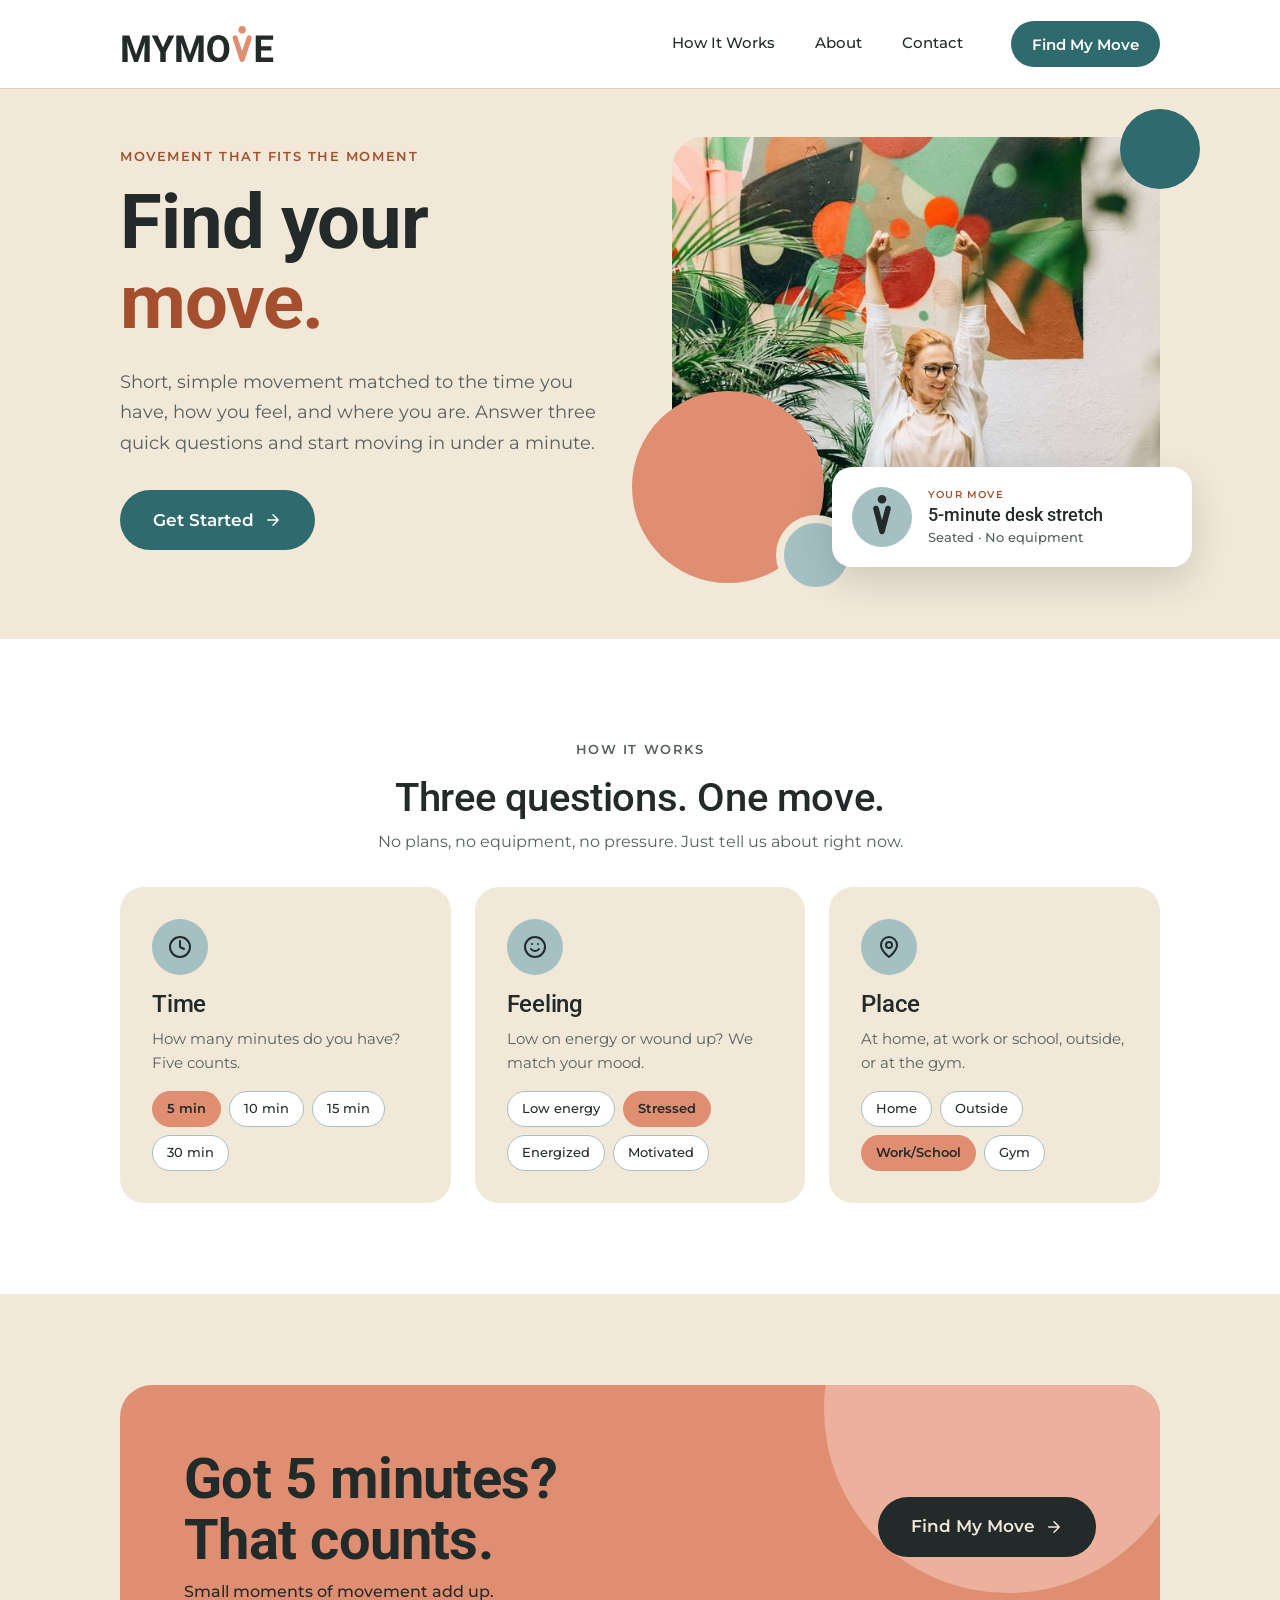
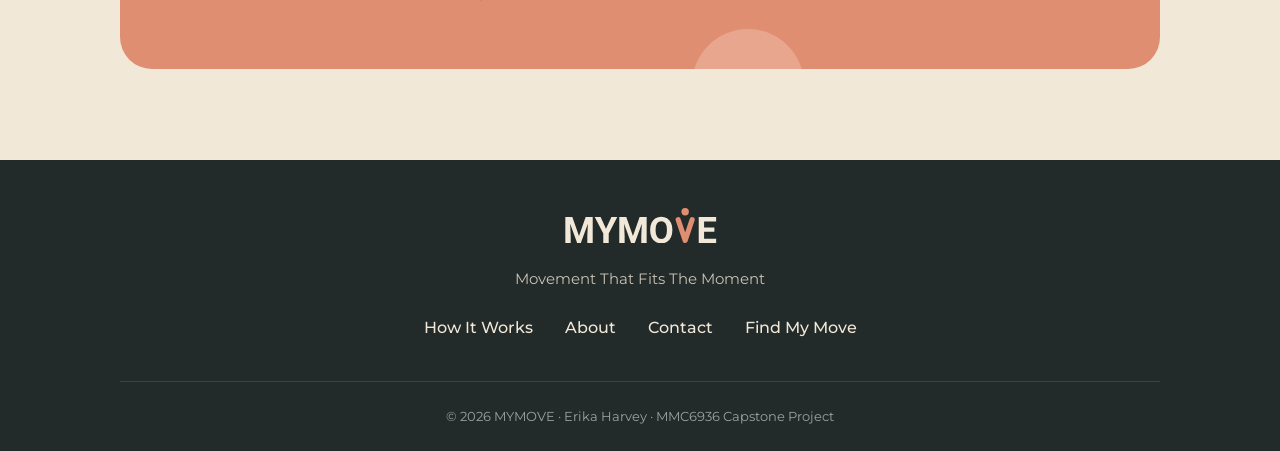
<file: index.html>
<!DOCTYPE html>
<html lang="en">
<head>
  <meta charset="UTF-8">
  <meta name="viewport" content="width=device-width, initial-scale=1.0">
  <title>MYMOVE | Movement For The Moment</title>
  <meta name="description" content="MYMOVE suggests quick, simple movement that fits your time, your mood, and where you are.">
  <link rel="icon" href="assets/favicon.svg" type="image/svg+xml">
  <link rel="preconnect" href="https://fonts.googleapis.com">
  <link rel="preconnect" href="https://fonts.gstatic.com" crossorigin>
  <!-- Fonts load without blocking the page; text shows in a fallback font for a moment, then swaps -->
  <link rel="preload" href="https://fonts.googleapis.com/css2?family=Montserrat:wght@400;500;600&family=Roboto:wght@500;700&display=swap" as="style" onload="this.onload=null;this.rel='stylesheet'">
  <noscript><link rel="stylesheet" href="https://fonts.googleapis.com/css2?family=Montserrat:wght@400;500;600&family=Roboto:wght@500;700&display=swap"></noscript>
  <link rel="stylesheet" href="css/styles.css">
</head>
<body data-page="home">
  <a class="visually-hidden" href="#main">Skip to content</a>
  <header class="site-header">
    <div class="container site-header__inner">
      <a class="site-header__logo" href="index.html"><img src="assets/logo.svg" alt="MYMOVE home" width="154" height="35"></a>
      <nav class="site-nav" aria-label="Main">
        <ul class="site-nav__list" id="site-menu">
          <li><a class="site-nav__link" href="how-it-works.html">How It Works</a></li>
          <li><a class="site-nav__link" href="about.html">About</a></li>
          <li><a class="site-nav__link" href="contact.html">Contact</a></li>
          <li class="site-nav__cta"><a class="button button--primary button--small button--block" href="preferences.html">Find My Move</a></li>
        </ul>
      </nav>
      <a class="button button--primary button--small site-header__cta" href="preferences.html">Find My Move</a>
      <button class="site-header__toggle" type="button" aria-expanded="false" aria-controls="site-menu">
        <svg class="icon" aria-hidden="true"><use href="assets/icons.svg#menu"></use></svg><span class="visually-hidden">Menu</span>
      </button>
    </div>
  </header>
  <main id="main">
    <section class="hero">
      <div class="container split">
        <div>
          <p class="eyebrow">Movement that fits the moment</p>
          <h1 class="hero__title">Find your<br> <span class="text-accent">move.</span></h1>
          <p class="lead">Short, simple movement matched to the time you have, how you feel, and where you are. Answer three quick questions and start moving in under a minute.</p>
          <div class="hero__actions">
            <a class="button button--primary button--large" href="preferences.html">Get Started <svg class="icon" aria-hidden="true"><use href="assets/icons.svg#arrow"></use></svg></a>
          </div>
        </div>
        <div class="media hero__media">
          <div class="media__frame"><img src="assets/images/desk-stretch.jpg" srcset="assets/images/desk-stretch-600.jpg 600w, assets/images/desk-stretch.jpg 900w" sizes="(min-width: 1100px) 540px, (min-width: 700px) 45vw, 92vw" alt="A smiling woman stretches both arms overhead at her desk" width="900" height="1350" fetchpriority="high" decoding="async" style="object-position: 50% 48%"></div>
          <span class="media__circle media__circle--teal" aria-hidden="true"></span><span class="media__circle media__circle--terracotta" aria-hidden="true"></span><span class="media__circle media__circle--blue" aria-hidden="true"></span>
          <div class="move-card">
            <img class="move-card__mark" src="assets/submark.svg" alt="" width="60" height="60">
            <div>
              <p class="move-card__eyebrow">Your move</p>
              <p class="move-card__title">5-minute desk stretch</p>
              <p class="move-card__meta">Seated · No equipment</p>
            </div>
          </div>
        </div>
      </div>
    </section>

    <section class="section section--white">
      <div class="container">
        <header class="section__header section__header--center home-how__header">
          <p class="eyebrow">How it works</p>
          <h2>Three questions.<br class="u-mobile-only"> One move.</h2>
          <p class="u-desktop-only">No plans, no equipment, no pressure. Just tell us about right now.</p>
        </header>
        <div class="grid grid--3">
          <article class="card card--cream input-card input-card--row">
            <span class="icon-badge input-card__icon"><svg class="icon" aria-hidden="true"><use href="assets/icons.svg#clock"></use></svg></span>
            <h3 class="card__title input-card__title">Time</h3>
            <p class="card__text input-card__text">How many minutes do you have? Five counts.</p>
            <ul class="chip-list input-card__chips" aria-label="Time options"><li class="chip chip--selected">5 min</li><li class="chip">10 min</li><li class="chip">15 min</li><li class="chip">30 min</li></ul>
          </article>
          <article class="card card--cream input-card input-card--row">
            <span class="icon-badge input-card__icon"><svg class="icon" aria-hidden="true"><use href="assets/icons.svg#smile"></use></svg></span>
            <h3 class="card__title input-card__title">Feeling</h3>
            <p class="card__text input-card__text">Low on energy or wound up? We match your mood.</p>
            <ul class="chip-list input-card__chips" aria-label="Feeling options"><li class="chip">Low energy</li><li class="chip chip--selected">Stressed</li><li class="chip">Energized</li><li class="chip">Motivated</li></ul>
          </article>
          <article class="card card--cream input-card input-card--row">
            <span class="icon-badge input-card__icon"><svg class="icon" aria-hidden="true"><use href="assets/icons.svg#pin"></use></svg></span>
            <h3 class="card__title input-card__title">Place</h3>
            <p class="card__text input-card__text">At home, at work or school, outside, or at the gym.</p>
            <ul class="chip-list input-card__chips" aria-label="Place options"><li class="chip">Home</li><li class="chip">Outside</li><li class="chip chip--selected">Work/School</li><li class="chip">Gym</li></ul>
          </article>
        </div>
      </div>
    </section>

    <section class="section">
      <div class="container">
        <div class="cta-band">
          <div>
            <h2 class="cta-band__title">Got 5 minutes?<br>That counts.</h2>
            <p class="cta-band__text">Small moments of movement add up.</p>
          </div>
          <a class="button button--dark button--large" href="preferences.html">Find My Move <svg class="icon" aria-hidden="true"><use href="assets/icons.svg#arrow"></use></svg></a>
        </div>
      </div>
    </section>
  </main>
  <footer class="site-footer">
    <div class="container">
      <img class="site-footer__logo" src="assets/logo-reversed.svg" alt="MYMOVE" width="154" height="35">
      <p class="site-footer__tagline">Movement That Fits The Moment</p>
      <ul class="site-footer__links">
        <li><a href="how-it-works.html">How It Works</a></li>
        <li><a href="about.html">About</a></li>
        <li><a href="contact.html">Contact</a></li>
        <li><a href="preferences.html">Find My Move</a></li>
      </ul>
      <p class="site-footer__legal">© 2026 MYMOVE · Erika Harvey · MMC6936 Capstone Project</p>
    </div>
  </footer>
  <script src="js/main.js" defer></script>
</body>
</html>
</file>
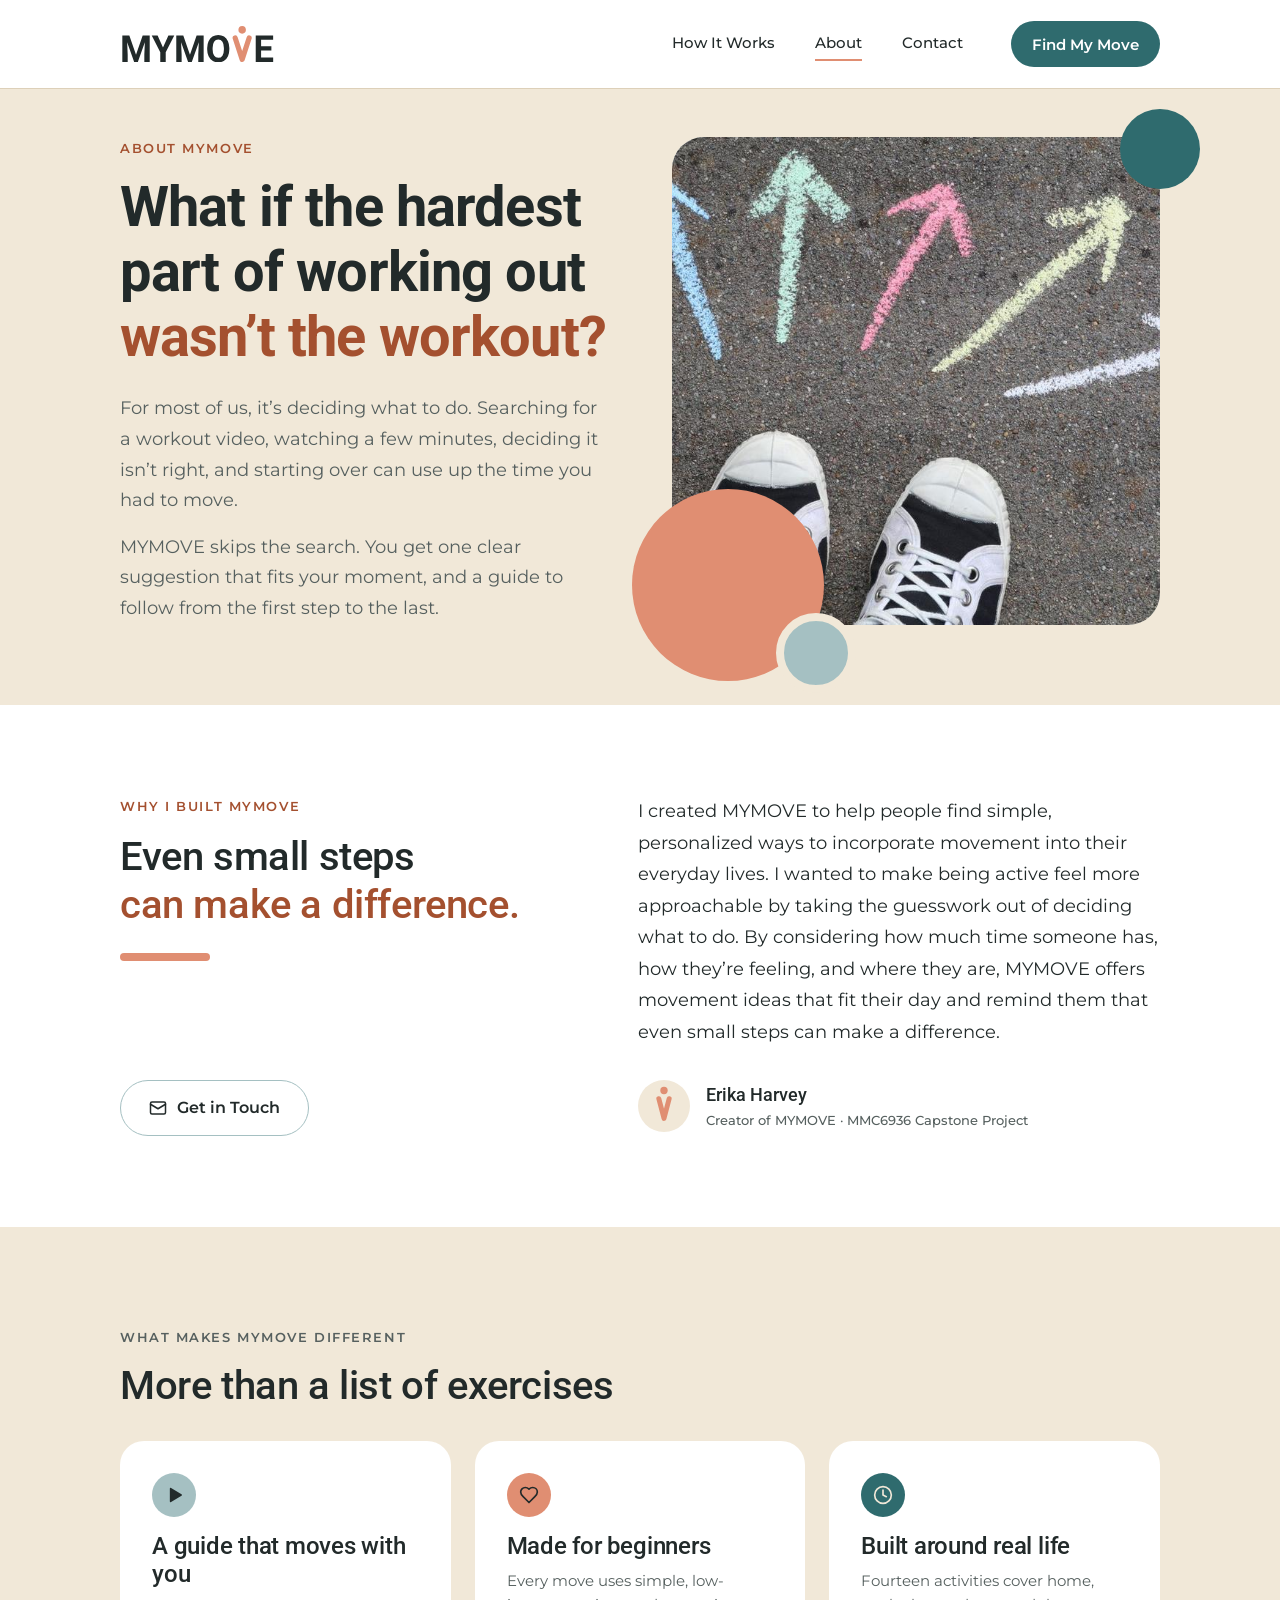
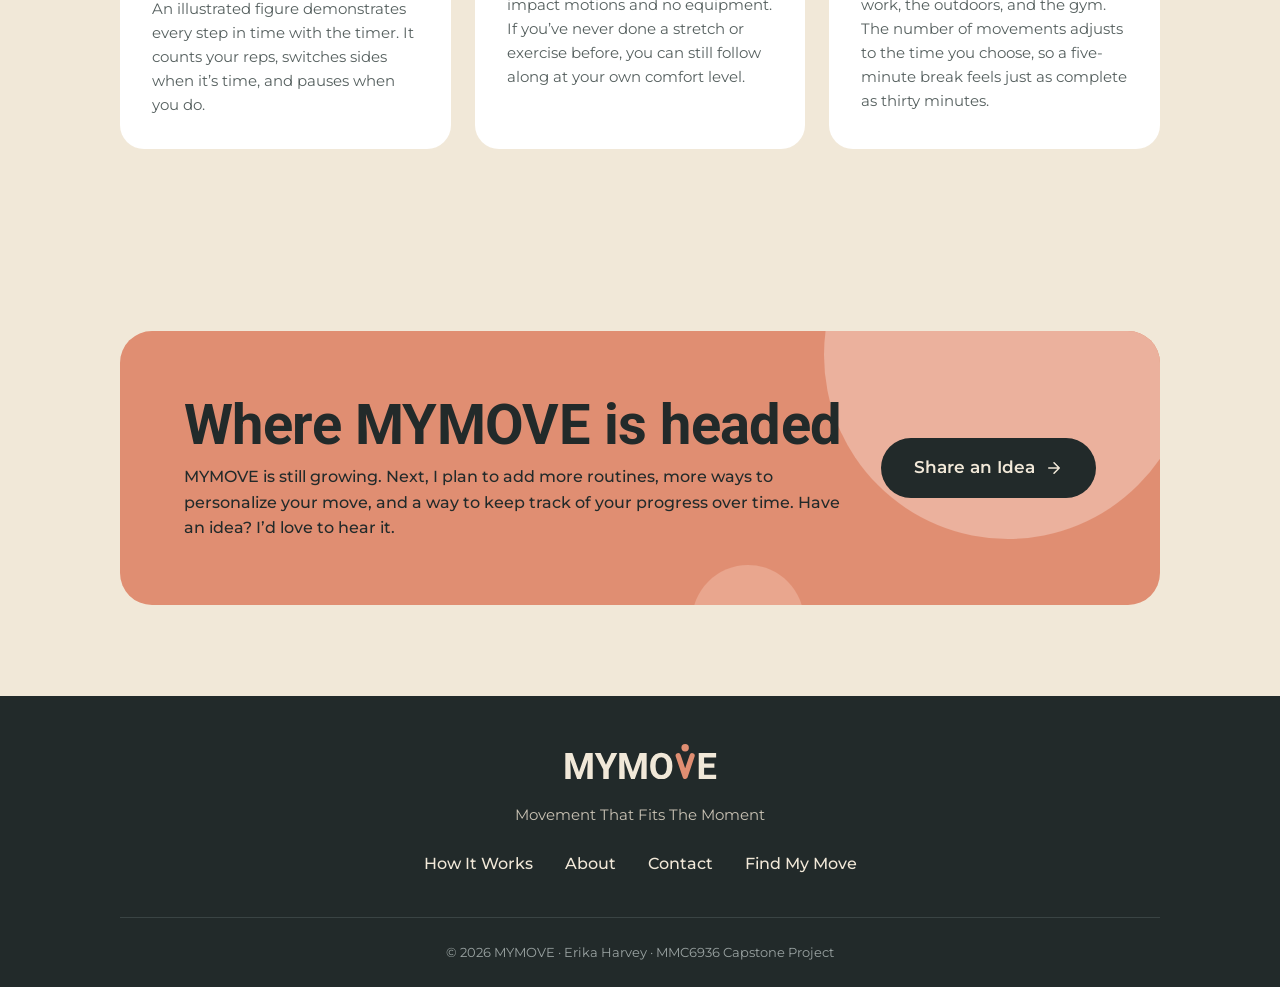
<file: about.html>
<!DOCTYPE html>
<html lang="en">
<head>
  <meta charset="UTF-8">
  <meta name="viewport" content="width=device-width, initial-scale=1.0">
  <title>About | MYMOVE</title>
  <meta name="description" content="MYMOVE suggests quick, simple movement that fits your time, your mood, and where you are.">
  <link rel="icon" href="assets/favicon.svg" type="image/svg+xml">
  <link rel="preconnect" href="https://fonts.googleapis.com">
  <link rel="preconnect" href="https://fonts.gstatic.com" crossorigin>
  <!-- Fonts load without blocking the page; text shows in a fallback font for a moment, then swaps -->
  <link rel="preload" href="https://fonts.googleapis.com/css2?family=Montserrat:wght@400;500;600&family=Roboto:wght@500;700&display=swap" as="style" onload="this.onload=null;this.rel='stylesheet'">
  <noscript><link rel="stylesheet" href="https://fonts.googleapis.com/css2?family=Montserrat:wght@400;500;600&family=Roboto:wght@500;700&display=swap"></noscript>
  <link rel="stylesheet" href="css/styles.css">
</head>
<body data-page="about">
  <a class="visually-hidden" href="#main">Skip to content</a>
  <header class="site-header">
    <div class="container site-header__inner">
      <a class="site-header__logo" href="index.html"><img src="assets/logo.svg" alt="MYMOVE home" width="154" height="35"></a>
      <nav class="site-nav" aria-label="Main">
        <ul class="site-nav__list" id="site-menu">
          <li><a class="site-nav__link" href="how-it-works.html">How It Works</a></li>
          <li><a class="site-nav__link" href="about.html" aria-current="page">About</a></li>
          <li><a class="site-nav__link" href="contact.html">Contact</a></li>
          <li class="site-nav__cta"><a class="button button--primary button--small button--block" href="preferences.html">Find My Move</a></li>
        </ul>
      </nav>
      <a class="button button--primary button--small site-header__cta" href="preferences.html">Find My Move</a>
      <button class="site-header__toggle" type="button" aria-expanded="false" aria-controls="site-menu">
        <svg class="icon" aria-hidden="true"><use href="assets/icons.svg#menu"></use></svg><span class="visually-hidden">Menu</span>
      </button>
    </div>
  </header>
  <main id="main">
    <section class="hero">
      <div class="container split about-hero">
        <div>
          <p class="eyebrow">About MYMOVE</p>
          <h1 class="about-hero__title">What if the hardest part of working out <span class="text-accent">wasn’t the workout?</span></h1>
          <p class="lead">For most of us, it’s deciding what to do. Searching for a workout video, watching a few minutes, deciding it isn’t right, and starting over can use up the time you had to move.</p>
          <p class="lead">MYMOVE skips the search. You get one clear suggestion that fits your moment, and a guide to follow from the first step to the last.</p>
        </div>
        <div class="media media--tall">
          <div class="media__frame"><img src="assets/images/about-choices.jpg" alt="Sneakers standing in front of colorful chalk arrows pointing in different directions" width="1000" height="666" decoding="async" style="object-position: 64% 38%"></div>
          <span class="media__circle media__circle--teal" aria-hidden="true"></span><span class="media__circle media__circle--terracotta" aria-hidden="true"></span><span class="media__circle media__circle--blue" aria-hidden="true"></span>
        </div>
      </div>
    </section>

    <section class="section section--white">
      <div class="container story">
        <div class="story__head">
          <p class="eyebrow">Why I built MYMOVE</p>
          <h2 class="story__quote">Even small steps<br> <span class="text-accent">can make a difference.</span></h2>
          <div class="story__bar" aria-hidden="true"></div>
        </div>
        <p class="story__text">I created MYMOVE to help people find simple, personalized ways to incorporate movement into their everyday lives. I wanted to make being active feel more approachable by taking the guesswork out of deciding what to do. By considering how much time someone has, how they’re feeling, and where they are, MYMOVE offers movement ideas that fit their day and remind them that even small steps can make a difference.</p>
        <a class="button button--secondary story__cta" href="contact.html"><svg class="icon" aria-hidden="true"><use href="assets/icons.svg#mail"></use></svg>Get in Touch</a>
          <div class="signature">
            <img src="assets/submark-warm.svg" alt="" width="52" height="52">
            <div>
              <p class="signature__name">Erika Harvey</p>
              <p class="signature__role">Creator of MYMOVE<span class="u-hide-mobile"> ·</span><br class="u-mobile-only"> MMC6936 Capstone Project</p>
            </div>
          </div>
      </div>
    </section>

    <section class="section">
      <div class="container">
        <header class="section__header"><p class="eyebrow">What makes MYMOVE different</p><h2>More than a list of exercises</h2></header>
        <div class="grid grid--3-tablet grid--3">
          <article class="card">
            <span class="icon-badge icon-badge--sm "><svg class="icon" aria-hidden="true"><use href="assets/icons.svg#play"></use></svg></span>
            <h3 class="card__title mt-2">A guide that moves with you</h3>
            <p class="card__text">An illustrated figure demonstrates every step in time with the timer. It counts your reps, switches sides when it’s time, and pauses when you do.</p>
          </article>
          <article class="card">
            <span class="icon-badge icon-badge--sm icon-badge--terracotta"><svg class="icon" aria-hidden="true"><use href="assets/icons.svg#heart"></use></svg></span>
            <h3 class="card__title mt-2">Made for beginners</h3>
            <p class="card__text">Every move uses simple, low-impact motions and no equipment. If you’ve never done a stretch or exercise before, you can still follow along at your own comfort level.</p>
          </article>
          <article class="card">
            <span class="icon-badge icon-badge--sm icon-badge--teal"><svg class="icon" aria-hidden="true"><use href="assets/icons.svg#clock"></use></svg></span>
            <h3 class="card__title mt-2">Built around real life</h3>
            <p class="card__text">Fourteen activities cover home, work, the outdoors, and the gym. The number of movements adjusts to the time you choose, so a five-minute break feels just as complete as thirty minutes.</p>
          </article>
        </div>
      </div>
    </section>

    <section class="section">
      <div class="container">
        <div class="cta-band">
          <div>
            <h2 class="cta-band__title">Where MYMOVE is headed</h2>
            <p class="cta-band__text">MYMOVE is still growing. Next, I plan to add more routines, more ways to personalize your move, and a way to keep track of your progress over time. Have an idea? I’d love to hear it.</p>
          </div>
          <a class="button button--dark button--large" href="contact.html">Share an Idea <svg class="icon" aria-hidden="true"><use href="assets/icons.svg#arrow"></use></svg></a>
        </div>
      </div>
    </section>
  </main>
  <footer class="site-footer">
    <div class="container">
      <img class="site-footer__logo" src="assets/logo-reversed.svg" alt="MYMOVE" width="154" height="35">
      <p class="site-footer__tagline">Movement That Fits The Moment</p>
      <ul class="site-footer__links">
        <li><a href="how-it-works.html">How It Works</a></li>
        <li><a href="about.html">About</a></li>
        <li><a href="contact.html">Contact</a></li>
        <li><a href="preferences.html">Find My Move</a></li>
      </ul>
      <p class="site-footer__legal">© 2026 MYMOVE · Erika Harvey · MMC6936 Capstone Project</p>
    </div>
  </footer>
  <script src="js/main.js" defer></script>
</body>
</html>
</file>
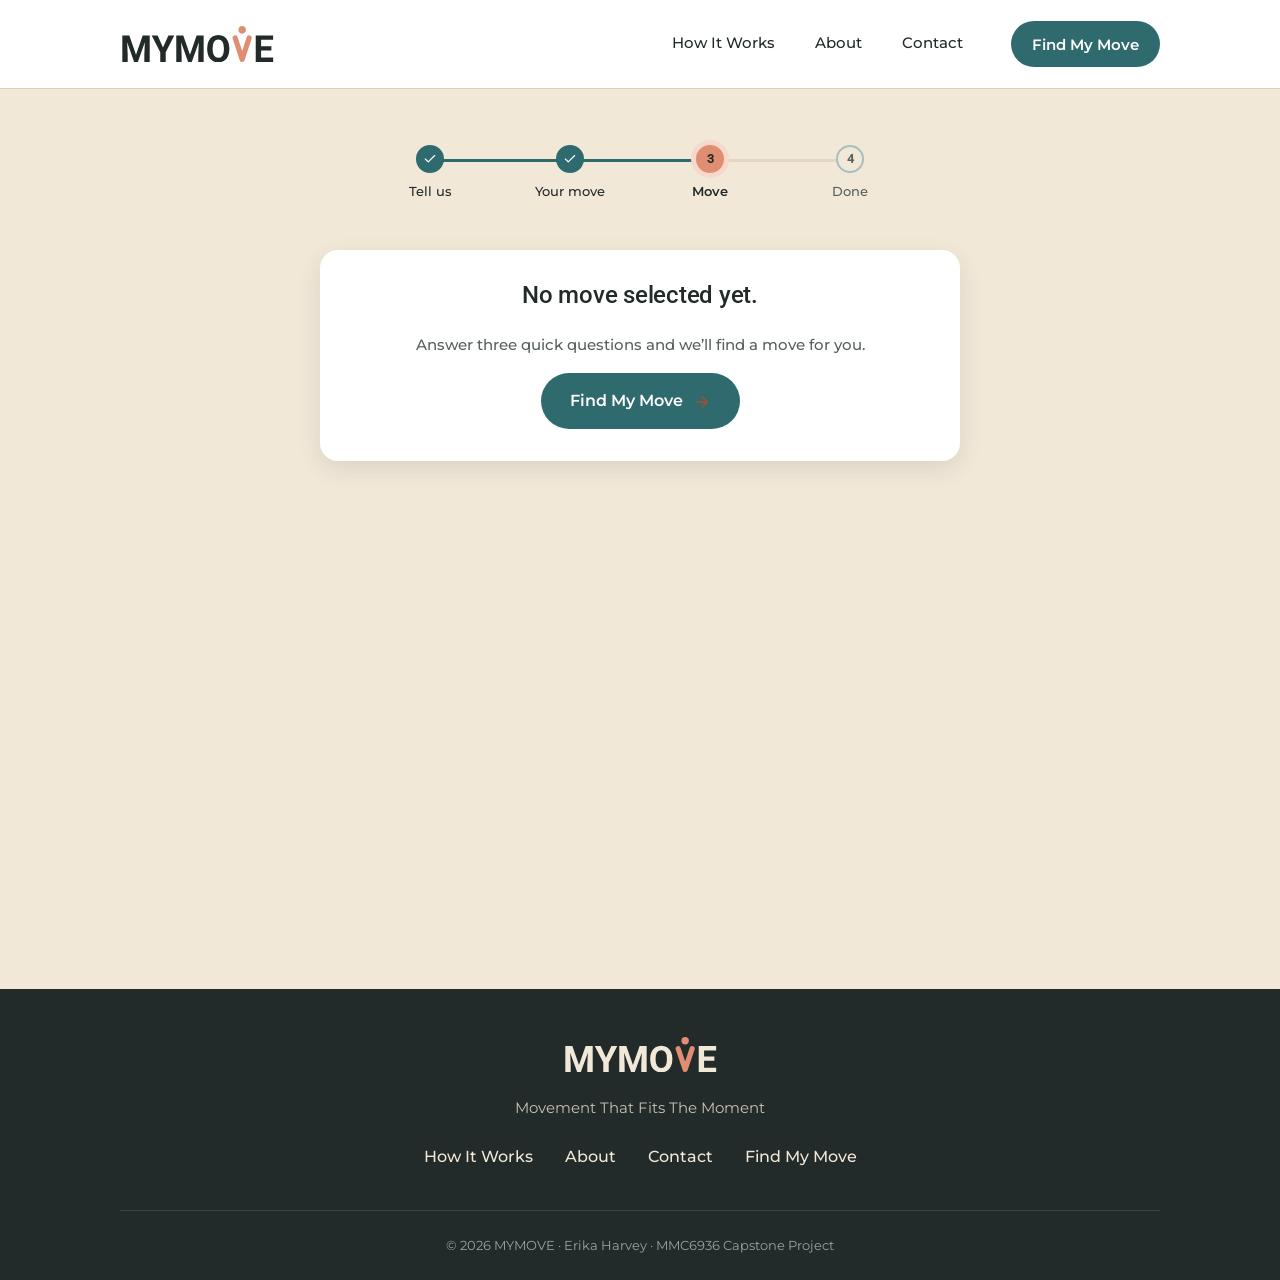
<file: activity.html>
<!DOCTYPE html>
<html lang="en">
<head>
  <meta charset="UTF-8">
  <meta name="viewport" content="width=device-width, initial-scale=1.0">
  <title>Movement | MYMOVE</title>
  <meta name="description" content="MYMOVE suggests quick, simple movement that fits your time, your mood, and where you are.">
  <link rel="icon" href="assets/favicon.svg" type="image/svg+xml">
  <link rel="preconnect" href="https://fonts.googleapis.com">
  <link rel="preconnect" href="https://fonts.gstatic.com" crossorigin>
  <!-- Fonts load without blocking the page; text shows in a fallback font for a moment, then swaps -->
  <link rel="preload" href="https://fonts.googleapis.com/css2?family=Montserrat:wght@400;500;600&family=Roboto:wght@500;700&display=swap" as="style" onload="this.onload=null;this.rel='stylesheet'">
  <noscript><link rel="stylesheet" href="https://fonts.googleapis.com/css2?family=Montserrat:wght@400;500;600&family=Roboto:wght@500;700&display=swap"></noscript>
  <link rel="stylesheet" href="css/styles.css">
  <script src="js/animations.js" defer></script>
</head>
<body data-page="activity">
  <a class="visually-hidden" href="#main">Skip to content</a>
  <header class="site-header">
    <div class="container site-header__inner">
      <a class="site-header__logo" href="index.html"><img src="assets/logo.svg" alt="MYMOVE home" width="154" height="35"></a>
      <nav class="site-nav" aria-label="Main">
        <ul class="site-nav__list" id="site-menu">
          <li><a class="site-nav__link" href="how-it-works.html">How It Works</a></li>
          <li><a class="site-nav__link" href="about.html">About</a></li>
          <li><a class="site-nav__link" href="contact.html">Contact</a></li>
          <li class="site-nav__cta"><a class="button button--primary button--small button--block" href="preferences.html">Find My Move</a></li>
        </ul>
      </nav>
      <a class="button button--primary button--small site-header__cta" href="preferences.html">Find My Move</a>
      <button class="site-header__toggle" type="button" aria-expanded="false" aria-controls="site-menu">
        <svg class="icon" aria-hidden="true"><use href="assets/icons.svg#menu"></use></svg><span class="visually-hidden">Menu</span>
      </button>
    </div>
  </header>
  <main id="main" class="page">
    <div class="container">
      <nav class="stepper" aria-label="Progress">
        <p class="stepper__summary"><strong>STEP 3 OF 4</strong><span>Move</span></p>
        <ol class="stepper__list">
          <li class="stepper__step stepper__step--done"><span class="stepper__dot"><svg class="icon" aria-hidden="true"><use href="assets/icons.svg#check"></use></svg></span><span class="stepper__label">Tell us</span></li><li class="stepper__step stepper__step--done"><span class="stepper__dot"><svg class="icon" aria-hidden="true"><use href="assets/icons.svg#check"></use></svg></span><span class="stepper__label">Your move</span></li><li class="stepper__step stepper__step--current" aria-current="step"><span class="stepper__dot">3</span><span class="stepper__label">Move</span></li><li class="stepper__step stepper__step--upcoming"><span class="stepper__dot">4</span><span class="stepper__label">Done</span></li>
        </ol>
      </nav>
      <div class="note note--info is-hidden" id="missingData">
        <h2 class="card__title">No move selected yet.</h2>
        <p>Answer three quick questions and we’ll find a move for you.</p>
        <a class="button button--primary" href="preferences.html">Find My Move <svg class="icon" aria-hidden="true"><use href="assets/icons.svg#arrow"></use></svg></a>
      </div>
      <div class="activity mt-4 is-hidden" id="activity">
        <div class="activity__main">
          <div class="activity__video">
            <div class="media__video" id="videoPlayer">
              <canvas class="media__gif" id="stepCanvas" width="800" height="450" role="img" aria-label="Animated figure demonstrating the current step"></canvas>
              <button type="button" class="media__start" id="panelStart"><svg class="icon" aria-hidden="true"><use href="assets/icons.svg#play"></use></svg><span>Press Start to begin</span></button>
              <span class="media__label"><svg class="icon" aria-hidden="true"><use href="assets/icons.svg#play"></use></svg><span id="videoLabel">Loading…</span></span>
              <span class="media__count" id="repCount" aria-live="polite" hidden></span>
              <span class="media__countdown" id="stepCountdown" hidden><span class="media__countdown-num" id="stepCountdownNum"></span><span class="media__countdown-label" id="stepCountdownLabel">seconds left</span></span>
            </div>
            <p class="media__credit" id="videoCredit" aria-live="polite"></p>
          </div>
          <div class="activity__heading activity__title-row">
            <h1 id="activityTitle">Movement</h1>
            <span class="activity__step-count" id="stepCount"></span>
          </div>
          <p class="note activity__note"><svg class="icon" aria-hidden="true"><use href="assets/icons.svg#wind"></use></svg><span>Listen to your body and move within your comfort level. Take breaks as needed, and stop if you feel any pain.</span></p>
          <ol class="step-list step-list--live activity__steps" id="stepList" aria-label="Steps"></ol>
          <div class="activity__end activity__end--bottom">
            <button type="button" class="button button--dark button--large button--block" data-action="end-move">End Move</button>
            <p class="timer__note">We’ll save the time you actually moved.</p>
          </div>
        </div>
        <aside class="activity__side" aria-label="Timer">
          <section class="timer">
            <p class="timer__label">Time remaining</p>
            <div class="timer__ring" id="timerScrub" role="slider" tabindex="0" aria-label="Timer position. Drag, or use the arrow keys, to rewind or skip ahead" aria-valuemin="0" aria-valuemax="600" aria-valuenow="0">
              <svg viewBox="0 0 100 100" aria-hidden="true">
                <circle class="timer__track" cx="50" cy="50" r="44"></circle>
                <circle class="timer__progress" id="timerRing" cx="50" cy="50" r="44"></circle>
                <circle class="timer__knob" id="timerKnob" cx="94" cy="50" r="2.4"></circle>
              </svg>
              <div class="timer__readout">
                <span class="timer__time" id="timerDisplay">00:00</span>
                <span class="timer__total" id="timerTotal"></span>
              </div>
            </div>
            <div class="timer__controls">
              <button type="button" class="timer__control" id="startTimer"><span><svg class="icon" aria-hidden="true"><use href="assets/icons.svg#play"></use></svg></span><span class="timer__control-label">Start</span></button>
              <button type="button" class="timer__control" id="pauseTimer"><span><svg class="icon" aria-hidden="true"><use href="assets/icons.svg#pause"></use></svg></span><span class="timer__control-label">Pause</span></button>
              <button type="button" class="timer__control" id="resetTimer"><span><svg class="icon" aria-hidden="true"><use href="assets/icons.svg#reset"></use></svg></span><span class="timer__control-label">Reset</span></button>
            </div>
            <p class="timer__message" id="timerMessage" role="status"></p>
            <p class="timer__hint">Drag the ring to rewind or skip ahead</p>
          </section>
          <div class="activity__end activity__end--side">
            <button type="button" class="button button--dark button--large button--block" data-action="end-move">End Move</button>
            <p class="timer__note">You can end early. We’ll save the<br> time you actually moved.</p>
          </div>
        </aside>
      </div>
    </div>
  </main>
  <footer class="site-footer">
    <div class="container">
      <img class="site-footer__logo" src="assets/logo-reversed.svg" alt="MYMOVE" width="154" height="35">
      <p class="site-footer__tagline">Movement That Fits The Moment</p>
      <ul class="site-footer__links">
        <li><a href="how-it-works.html">How It Works</a></li>
        <li><a href="about.html">About</a></li>
        <li><a href="contact.html">Contact</a></li>
        <li><a href="preferences.html">Find My Move</a></li>
      </ul>
      <p class="site-footer__legal">© 2026 MYMOVE · Erika Harvey · MMC6936 Capstone Project</p>
    </div>
  </footer>
  <script src="js/main.js" defer></script>
</body>
</html>
</file>
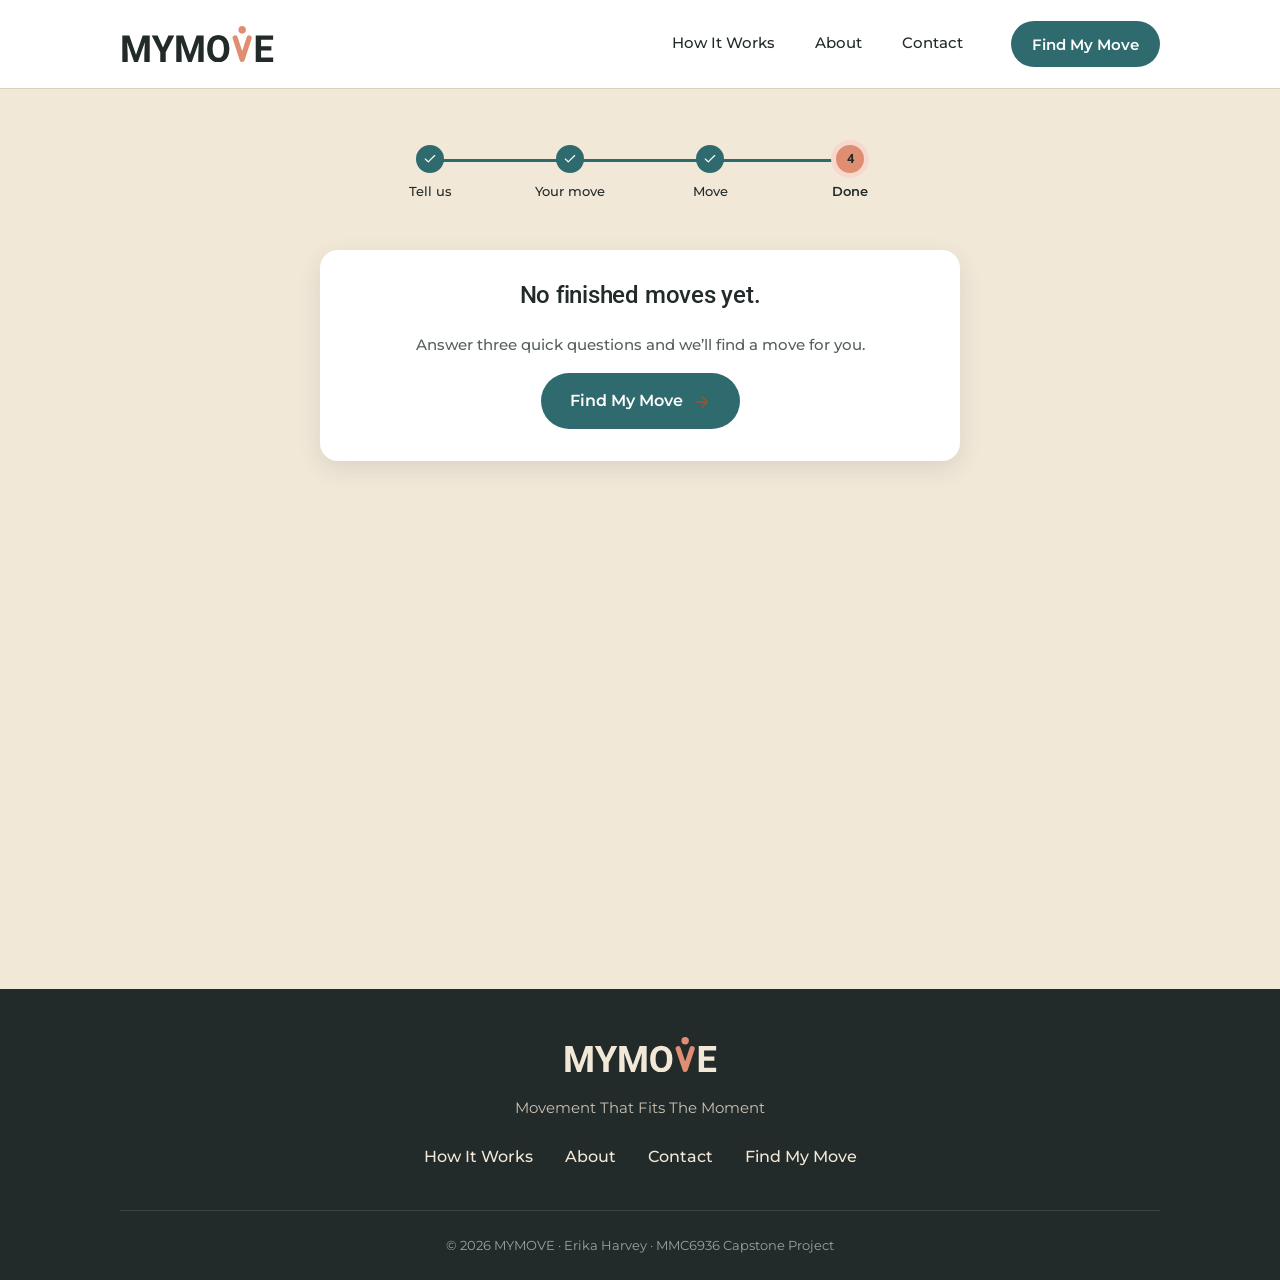
<file: completion.html>
<!DOCTYPE html>
<html lang="en">
<head>
  <meta charset="UTF-8">
  <meta name="viewport" content="width=device-width, initial-scale=1.0">
  <title>Nice Work | MYMOVE</title>
  <meta name="description" content="MYMOVE suggests quick, simple movement that fits your time, your mood, and where you are.">
  <link rel="icon" href="assets/favicon.svg" type="image/svg+xml">
  <link rel="preconnect" href="https://fonts.googleapis.com">
  <link rel="preconnect" href="https://fonts.gstatic.com" crossorigin>
  <!-- Fonts load without blocking the page; text shows in a fallback font for a moment, then swaps -->
  <link rel="preload" href="https://fonts.googleapis.com/css2?family=Montserrat:wght@400;500;600&family=Roboto:wght@500;700&display=swap" as="style" onload="this.onload=null;this.rel='stylesheet'">
  <noscript><link rel="stylesheet" href="https://fonts.googleapis.com/css2?family=Montserrat:wght@400;500;600&family=Roboto:wght@500;700&display=swap"></noscript>
  <link rel="stylesheet" href="css/styles.css">
</head>
<body data-page="completion">
  <a class="visually-hidden" href="#main">Skip to content</a>
  <header class="site-header">
    <div class="container site-header__inner">
      <a class="site-header__logo" href="index.html"><img src="assets/logo.svg" alt="MYMOVE home" width="154" height="35"></a>
      <nav class="site-nav" aria-label="Main">
        <ul class="site-nav__list" id="site-menu">
          <li><a class="site-nav__link" href="how-it-works.html">How It Works</a></li>
          <li><a class="site-nav__link" href="about.html">About</a></li>
          <li><a class="site-nav__link" href="contact.html">Contact</a></li>
          <li class="site-nav__cta"><a class="button button--primary button--small button--block" href="preferences.html">Find My Move</a></li>
        </ul>
      </nav>
      <a class="button button--primary button--small site-header__cta" href="preferences.html">Find My Move</a>
      <button class="site-header__toggle" type="button" aria-expanded="false" aria-controls="site-menu">
        <svg class="icon" aria-hidden="true"><use href="assets/icons.svg#menu"></use></svg><span class="visually-hidden">Menu</span>
      </button>
    </div>
  </header>
  <main id="main" class="page">
    <div class="container container--narrow">
      <nav class="stepper" aria-label="Progress">
        <p class="stepper__summary"><strong>STEP 4 OF 4</strong><span>Done</span></p>
        <ol class="stepper__list">
          <li class="stepper__step stepper__step--done"><span class="stepper__dot"><svg class="icon" aria-hidden="true"><use href="assets/icons.svg#check"></use></svg></span><span class="stepper__label">Tell us</span></li><li class="stepper__step stepper__step--done"><span class="stepper__dot"><svg class="icon" aria-hidden="true"><use href="assets/icons.svg#check"></use></svg></span><span class="stepper__label">Your move</span></li><li class="stepper__step stepper__step--done"><span class="stepper__dot"><svg class="icon" aria-hidden="true"><use href="assets/icons.svg#check"></use></svg></span><span class="stepper__label">Move</span></li><li class="stepper__step stepper__step--current" aria-current="step"><span class="stepper__dot">4</span><span class="stepper__label">Done</span></li>
        </ol>
      </nav>
      <div class="note note--info is-hidden" id="missingData">
        <h2 class="card__title">No finished moves yet.</h2>
        <p>Answer three quick questions and we’ll find a move for you.</p>
        <a class="button button--primary" href="preferences.html">Find My Move <svg class="icon" aria-hidden="true"><use href="assets/icons.svg#arrow"></use></svg></a>
      </div>
      <div class="completion is-hidden" id="summary">
        <div class="celebrate" aria-hidden="true">
          <img class="celebrate__mark" src="assets/submark-warm.svg" alt="" width="140" height="140">
          <span class="celebrate__dot"></span><span class="celebrate__dot"></span><span class="celebrate__dot"></span>
          <span class="celebrate__dot"></span><span class="celebrate__dot"></span><span class="celebrate__dot"></span>
        </div>
        <header class="page-title">
          <h1>Nice work!</h1>
          <p>You finished <span id="summaryTitle"></span>. Every minute counts.</p>
        </header>
        <div class="stat-group">
          <div class="stat"><span class="icon-badge icon-badge--sm icon-badge--tint"><svg class="icon" aria-hidden="true"><use href="assets/icons.svg#clock"></use></svg></span><span class="stat__label">Duration</span><span class="stat__value" id="summaryDuration"></span></div>
          <div class="stat"><span class="icon-badge icon-badge--sm icon-badge--tint"><svg class="icon" aria-hidden="true"><use href="assets/icons.svg#level"></use></svg></span><span class="stat__label">Level</span><span class="stat__value" id="summaryLevel"></span></div>
          <div class="stat"><span class="icon-badge icon-badge--sm icon-badge--tint"><svg class="icon" aria-hidden="true"><use href="assets/icons.svg#pin"></use></svg></span><span class="stat__label">Place</span><span class="stat__value" id="summaryPlace"></span></div>
        </div>
        <section class="card feel" aria-labelledby="feelTitle">
          <div>
            <h2 class="card__title" id="feelTitle">How did it feel?</h2>
            <p class="feel__saved" id="ratingMessage" role="status"></p>
          </div>
          <div class="option-group" data-group="rating" role="group" aria-labelledby="feelTitle">
            <button type="button" class="option" data-value="Great" aria-pressed="false"><svg class="icon" aria-hidden="true"><use href="assets/icons.svg#smile"></use></svg><span>Great</span></button>
            <button type="button" class="option" data-value="Okay" aria-pressed="false"><svg class="icon" aria-hidden="true"><use href="assets/icons.svg#meh"></use></svg><span>Okay</span></button>
            <button type="button" class="option" data-value="Tough" aria-pressed="false"><svg class="icon" aria-hidden="true"><use href="assets/icons.svg#frown"></use></svg><span>Tough</span></button>
          </div>
        </section>
        <section class="card history" aria-labelledby="historyTitle">
          <div class="history__head">
            <h2 class="card__title" id="historyTitle">My moves this session</h2>
            <button type="button" class="history__toggle" id="toggleHistory" aria-expanded="false" aria-controls="historyList"><span>View My Moves</span><svg class="icon" aria-hidden="true"><use href="assets/icons.svg#chev_down"></use></svg></button>
          </div>
          <ul class="history__list is-hidden" id="historyList"></ul>
        </section>
        <div class="button-row button-row--stack mt-2">
          <a class="button button--primary button--large" href="preferences.html"><svg class="icon" aria-hidden="true"><use href="assets/icons.svg#refresh"></use></svg>Find Another Move</a>
          <a class="button button--secondary button--large" href="index.html"><svg class="icon" aria-hidden="true"><use href="assets/icons.svg#home"></use></svg>Home</a>
        </div>
      </div>
    </div>
  </main>
  <footer class="site-footer">
    <div class="container">
      <img class="site-footer__logo" src="assets/logo-reversed.svg" alt="MYMOVE" width="154" height="35">
      <p class="site-footer__tagline">Movement That Fits The Moment</p>
      <ul class="site-footer__links">
        <li><a href="how-it-works.html">How It Works</a></li>
        <li><a href="about.html">About</a></li>
        <li><a href="contact.html">Contact</a></li>
        <li><a href="preferences.html">Find My Move</a></li>
      </ul>
      <p class="site-footer__legal">© 2026 MYMOVE · Erika Harvey · MMC6936 Capstone Project</p>
    </div>
  </footer>
  <script src="js/main.js" defer></script>
</body>
</html>
</file>
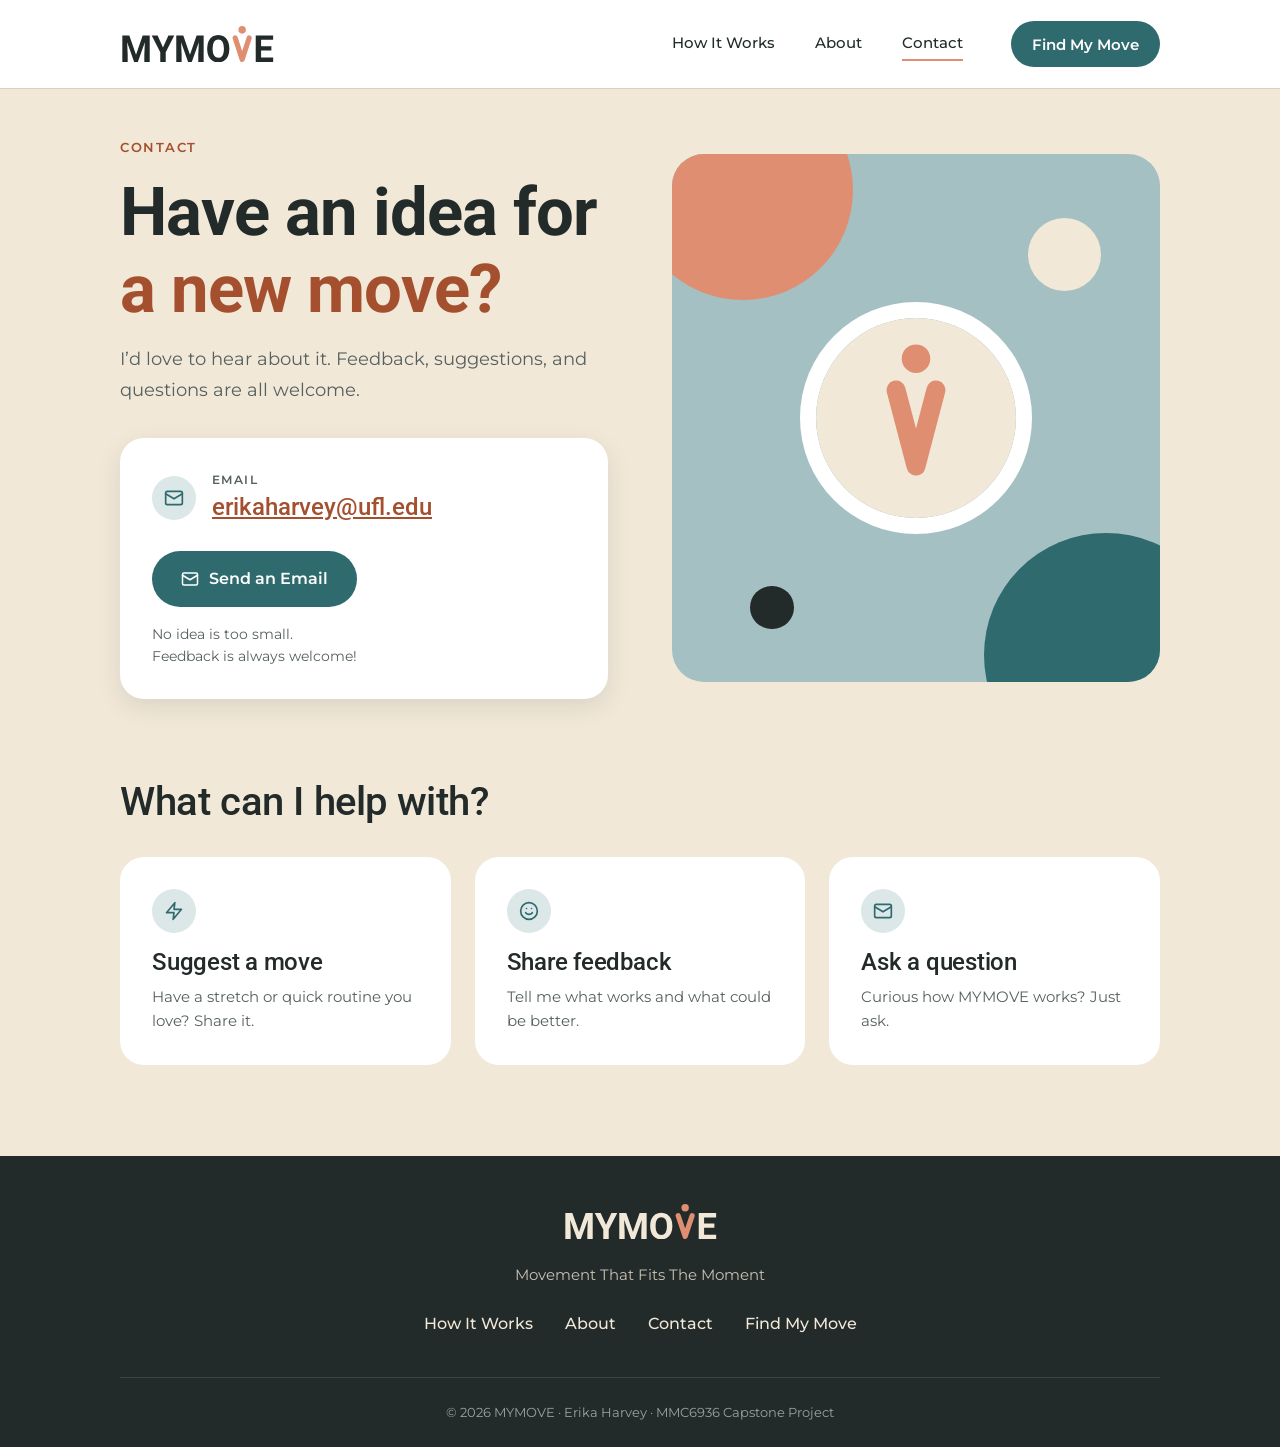
<file: contact.html>
<!DOCTYPE html>
<html lang="en">
<head>
  <meta charset="UTF-8">
  <meta name="viewport" content="width=device-width, initial-scale=1.0">
  <title>Contact | MYMOVE</title>
  <meta name="description" content="MYMOVE suggests quick, simple movement that fits your time, your mood, and where you are.">
  <link rel="icon" href="assets/favicon.svg" type="image/svg+xml">
  <link rel="preconnect" href="https://fonts.googleapis.com">
  <link rel="preconnect" href="https://fonts.gstatic.com" crossorigin>
  <!-- Fonts load without blocking the page; text shows in a fallback font for a moment, then swaps -->
  <link rel="preload" href="https://fonts.googleapis.com/css2?family=Montserrat:wght@400;500;600&family=Roboto:wght@500;700&display=swap" as="style" onload="this.onload=null;this.rel='stylesheet'">
  <noscript><link rel="stylesheet" href="https://fonts.googleapis.com/css2?family=Montserrat:wght@400;500;600&family=Roboto:wght@500;700&display=swap"></noscript>
  <link rel="stylesheet" href="css/styles.css">
</head>
<body data-page="contact">
  <a class="visually-hidden" href="#main">Skip to content</a>
  <header class="site-header">
    <div class="container site-header__inner">
      <a class="site-header__logo" href="index.html"><img src="assets/logo.svg" alt="MYMOVE home" width="154" height="35"></a>
      <nav class="site-nav" aria-label="Main">
        <ul class="site-nav__list" id="site-menu">
          <li><a class="site-nav__link" href="how-it-works.html">How It Works</a></li>
          <li><a class="site-nav__link" href="about.html">About</a></li>
          <li><a class="site-nav__link" href="contact.html" aria-current="page">Contact</a></li>
          <li class="site-nav__cta"><a class="button button--primary button--small button--block" href="preferences.html">Find My Move</a></li>
        </ul>
      </nav>
      <a class="button button--primary button--small site-header__cta" href="preferences.html">Find My Move</a>
      <button class="site-header__toggle" type="button" aria-expanded="false" aria-controls="site-menu">
        <svg class="icon" aria-hidden="true"><use href="assets/icons.svg#menu"></use></svg><span class="visually-hidden">Menu</span>
      </button>
    </div>
  </header>
  <main id="main">
    <section class="hero">
      <div class="container split contact-hero">
        <div>
          <p class="eyebrow">Contact</p>
          <h1 class="page-hero__title">Have an idea for <span class="text-accent">a new move?</span></h1>
          <p class="lead">I’d love to hear about it. Feedback, suggestions, and questions are all welcome.</p>
          <div class="card card--shadow email-card">
            <div class="email-card__row">
              <span class="icon-badge icon-badge--sm icon-badge--tint"><svg class="icon" aria-hidden="true"><use href="assets/icons.svg#mail"></use></svg></span>
              <div>
                <p class="email-card__label">Email</p>
                <a class="email-card__address" href="mailto:erikaharvey@ufl.edu">erikaharvey@ufl.edu</a>
              </div>
            </div>
            <div class="email-card__footer">
              <a class="button button--primary" href="mailto:erikaharvey@ufl.edu?subject=MYMOVE%20idea"><svg class="icon" aria-hidden="true"><use href="assets/icons.svg#mail"></use></svg>Send an Email</a>
              <span class="email-card__hint">No idea is too small.<br class="u-desktop-only"> Feedback is always welcome!</span>
            </div>
          </div>
        </div>
        <div class="art-panel" aria-hidden="true">
          <span class="art-panel__circle art-panel__circle--1"></span><span class="art-panel__circle art-panel__circle--2"></span>
          <span class="art-panel__circle art-panel__circle--3"></span><span class="art-panel__circle art-panel__circle--4"></span>
          <img class="art-panel__mark" src="assets/submark-warm.svg" alt="" width="200" height="200">
        </div>
      </div>
    </section>

    <section class="section" style="padding-top: 0">
      <div class="container">
        <header class="section__header"><h2>What can I help with?</h2></header>
        <div class="grid grid--3-tablet grid--3">
          <article class="card">
            <span class="icon-badge icon-badge--sm icon-badge--tint"><svg class="icon" aria-hidden="true"><use href="assets/icons.svg#bolt"></use></svg></span>
            <h3 class="card__title mt-2">Suggest a move</h3>
            <p class="card__text">Have a stretch or quick routine you love? Share it.</p>
          </article>
          <article class="card">
            <span class="icon-badge icon-badge--sm icon-badge--tint"><svg class="icon" aria-hidden="true"><use href="assets/icons.svg#smile"></use></svg></span>
            <h3 class="card__title mt-2">Share feedback</h3>
            <p class="card__text">Tell me what works and what could be better.</p>
          </article>
          <article class="card">
            <span class="icon-badge icon-badge--sm icon-badge--tint"><svg class="icon" aria-hidden="true"><use href="assets/icons.svg#mail"></use></svg></span>
            <h3 class="card__title mt-2">Ask a question</h3>
            <p class="card__text">Curious how MYMOVE works? Just ask.</p>
          </article>
        </div>
      </div>
    </section>
  </main>
  <footer class="site-footer">
    <div class="container">
      <img class="site-footer__logo" src="assets/logo-reversed.svg" alt="MYMOVE" width="154" height="35">
      <p class="site-footer__tagline">Movement That Fits The Moment</p>
      <ul class="site-footer__links">
        <li><a href="how-it-works.html">How It Works</a></li>
        <li><a href="about.html">About</a></li>
        <li><a href="contact.html">Contact</a></li>
        <li><a href="preferences.html">Find My Move</a></li>
      </ul>
      <p class="site-footer__legal">© 2026 MYMOVE · Erika Harvey · MMC6936 Capstone Project</p>
    </div>
  </footer>
  <script src="js/main.js" defer></script>
</body>
</html>
</file>
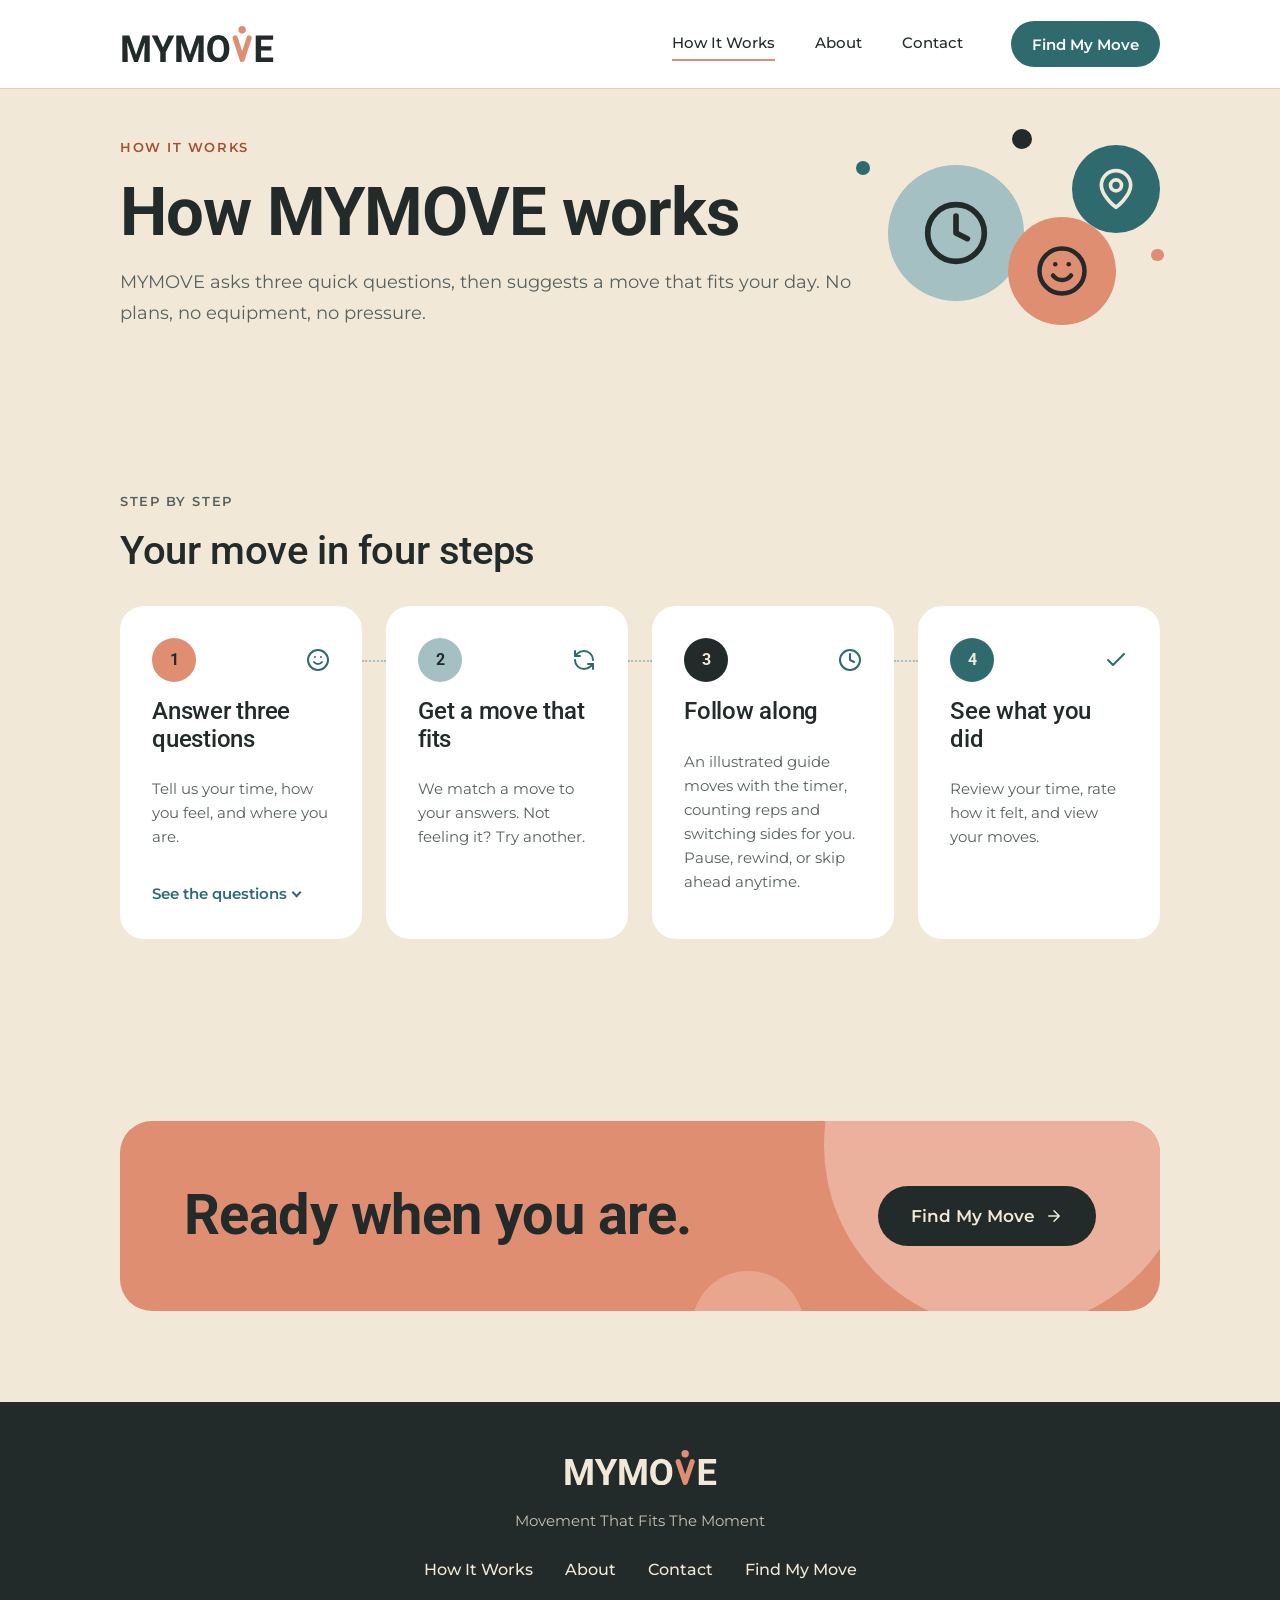
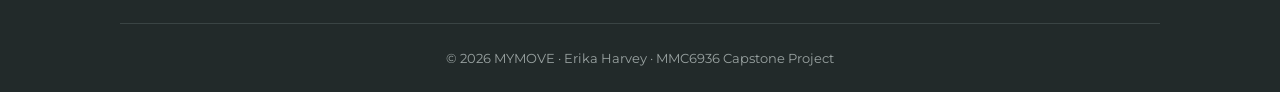
<file: how-it-works.html>
<!DOCTYPE html>
<html lang="en">
<head>
  <meta charset="UTF-8">
  <meta name="viewport" content="width=device-width, initial-scale=1.0">
  <title>How It Works | MYMOVE</title>
  <meta name="description" content="MYMOVE suggests quick, simple movement that fits your time, your mood, and where you are.">
  <link rel="icon" href="assets/favicon.svg" type="image/svg+xml">
  <link rel="preconnect" href="https://fonts.googleapis.com">
  <link rel="preconnect" href="https://fonts.gstatic.com" crossorigin>
  <!-- Fonts load without blocking the page; text shows in a fallback font for a moment, then swaps -->
  <link rel="preload" href="https://fonts.googleapis.com/css2?family=Montserrat:wght@400;500;600&family=Roboto:wght@500;700&display=swap" as="style" onload="this.onload=null;this.rel='stylesheet'">
  <noscript><link rel="stylesheet" href="https://fonts.googleapis.com/css2?family=Montserrat:wght@400;500;600&family=Roboto:wght@500;700&display=swap"></noscript>
  <link rel="stylesheet" href="css/styles.css">
</head>
<body data-page="how-it-works">
  <a class="visually-hidden" href="#main">Skip to content</a>
  <header class="site-header">
    <div class="container site-header__inner">
      <a class="site-header__logo" href="index.html"><img src="assets/logo.svg" alt="MYMOVE home" width="154" height="35"></a>
      <nav class="site-nav" aria-label="Main">
        <ul class="site-nav__list" id="site-menu">
          <li><a class="site-nav__link" href="how-it-works.html" aria-current="page">How It Works</a></li>
          <li><a class="site-nav__link" href="about.html">About</a></li>
          <li><a class="site-nav__link" href="contact.html">Contact</a></li>
          <li class="site-nav__cta"><a class="button button--primary button--small button--block" href="preferences.html">Find My Move</a></li>
        </ul>
      </nav>
      <a class="button button--primary button--small site-header__cta" href="preferences.html">Find My Move</a>
      <button class="site-header__toggle" type="button" aria-expanded="false" aria-controls="site-menu">
        <svg class="icon" aria-hidden="true"><use href="assets/icons.svg#menu"></use></svg><span class="visually-hidden">Menu</span>
      </button>
    </div>
  </header>
  <main id="main">
    <section class="container page-hero page-hero--with-art">
      <div>
        <p class="eyebrow">How it works</p>
        <h1 class="page-hero__title">How MYMOVE works</h1>
        <p class="lead">MYMOVE asks three quick questions, then suggests a move that fits your day. No plans, no equipment, no pressure.</p>
      </div>
      <div class="bubbles" aria-hidden="true">
        <span class="bubbles__item bubbles__item--blue"><svg class="icon" aria-hidden="true"><use href="assets/icons.svg#clock"></use></svg></span>
        <span class="bubbles__item bubbles__item--terracotta"><svg class="icon" aria-hidden="true"><use href="assets/icons.svg#smile"></use></svg></span>
        <span class="bubbles__item bubbles__item--teal"><svg class="icon" aria-hidden="true"><use href="assets/icons.svg#pin"></use></svg></span>
        <span class="bubbles__dot bubbles__dot--teal"></span><span class="bubbles__dot bubbles__dot--dark"></span><span class="bubbles__dot bubbles__dot--terracotta"></span>
      </div>
    </section>


    <section class="section">
      <div class="container">
        <header class="section__header"><p class="eyebrow">Step by step</p><h2>Your move in four steps</h2></header>
        <div class="grid grid--2 grid--4 flow">
          <article class="card flow-step">
            <div class="flow-step__top"><span class="num ">1</span><svg class="icon" aria-hidden="true"><use href="assets/icons.svg#smile"></use></svg></div>
            <h3 class="card__title">Answer three questions</h3>
            <p class="card__text">Tell us your time, how you feel, and where you are.</p>
            <details class="flow-step__more">
              <summary>See the questions</summary>
              <dl class="flow-step__questions">
                <div><dt>How much time do you have?</dt><dd>5, 10, 15, or 30 minutes</dd></div>
                <div><dt>How are you feeling?</dt><dd>Low energy, stressed, energized, or motivated</dd></div>
                <div><dt>Where are you?</dt><dd>Home, outside, work or school, or the gym</dd></div>
                <div><dt>How hard do you want to work? (optional)</dt><dd>Any, easy, moderate, or challenging</dd></div>
              </dl>
            </details>
          </article>
          <article class="card flow-step">
            <div class="flow-step__top"><span class="num num--blue">2</span><svg class="icon" aria-hidden="true"><use href="assets/icons.svg#refresh"></use></svg></div>
            <h3 class="card__title">Get a move that fits</h3>
            <p class="card__text">We match a move to your answers. Not feeling it? Try another.</p>
          </article>
          <article class="card flow-step">
            <div class="flow-step__top"><span class="num num--dark">3</span><svg class="icon" aria-hidden="true"><use href="assets/icons.svg#clock"></use></svg></div>
            <h3 class="card__title">Follow along</h3>
            <p class="card__text">An illustrated guide moves with the timer, counting reps and switching sides for you. Pause, rewind, or skip ahead anytime.</p>
          </article>
          <article class="card flow-step">
            <div class="flow-step__top"><span class="num num--teal">4</span><svg class="icon" aria-hidden="true"><use href="assets/icons.svg#check"></use></svg></div>
            <h3 class="card__title">See what you did</h3>
            <p class="card__text">Review your time, rate how it felt, and view your moves.</p>
          </article>
        </div>
      </div>
    </section>

    <section class="section">
      <div class="container">
        <div class="cta-band">
          <div>
            <h2 class="cta-band__title">Ready when you are.</h2>
            
          </div>
          <a class="button button--dark button--large" href="preferences.html">Find My Move <svg class="icon" aria-hidden="true"><use href="assets/icons.svg#arrow"></use></svg></a>
        </div>
      </div>
    </section>
  </main>
  <footer class="site-footer">
    <div class="container">
      <img class="site-footer__logo" src="assets/logo-reversed.svg" alt="MYMOVE" width="154" height="35">
      <p class="site-footer__tagline">Movement That Fits The Moment</p>
      <ul class="site-footer__links">
        <li><a href="how-it-works.html">How It Works</a></li>
        <li><a href="about.html">About</a></li>
        <li><a href="contact.html">Contact</a></li>
        <li><a href="preferences.html">Find My Move</a></li>
      </ul>
      <p class="site-footer__legal">© 2026 MYMOVE · Erika Harvey · MMC6936 Capstone Project</p>
    </div>
  </footer>
  <script src="js/main.js" defer></script>
</body>
</html>
</file>
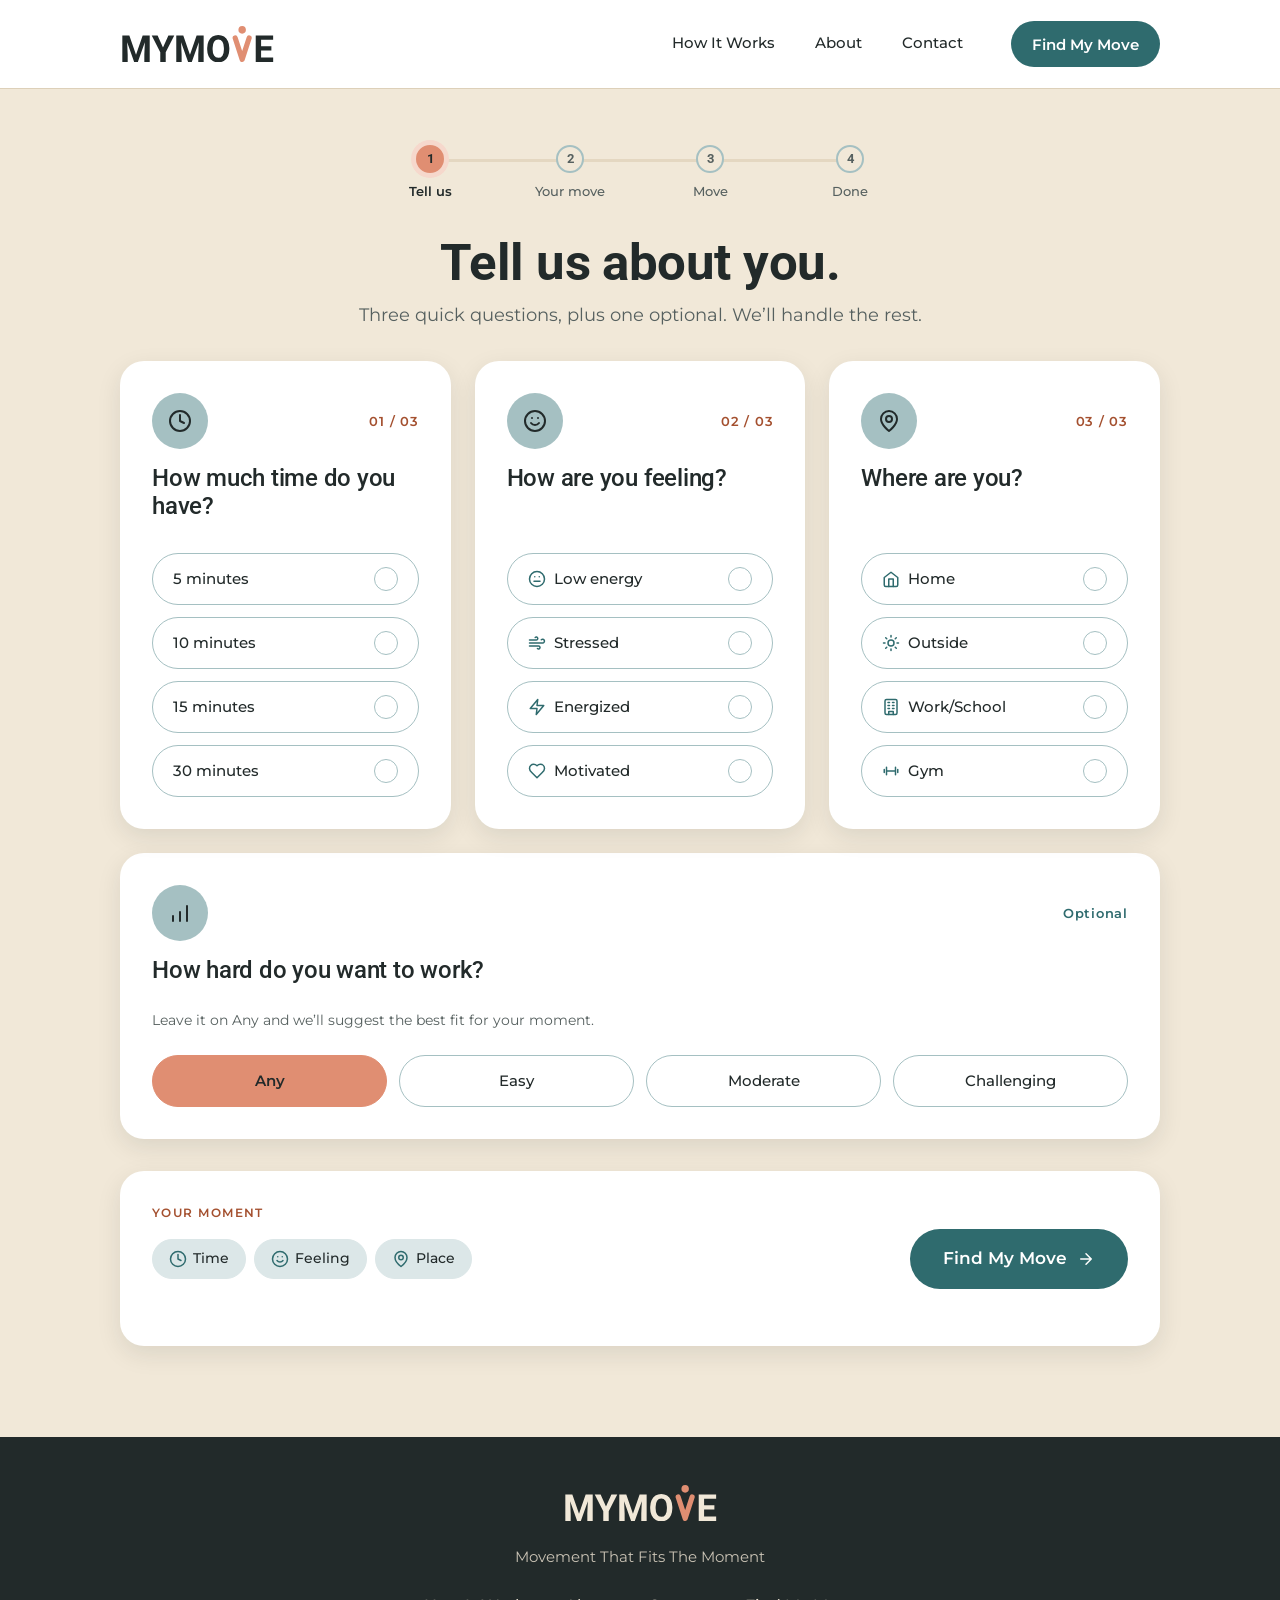
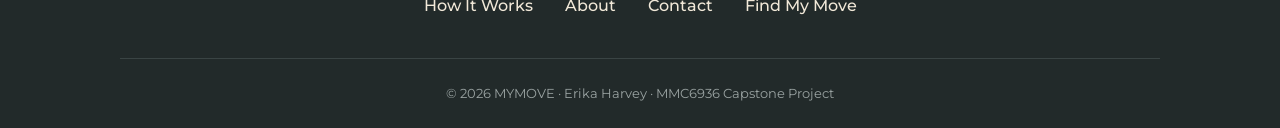
<file: preferences.html>
<!DOCTYPE html>
<html lang="en">
<head>
  <meta charset="UTF-8">
  <meta name="viewport" content="width=device-width, initial-scale=1.0">
  <title>Tell Us About You | MYMOVE</title>
  <meta name="description" content="MYMOVE suggests quick, simple movement that fits your time, your mood, and where you are.">
  <link rel="icon" href="assets/favicon.svg" type="image/svg+xml">
  <link rel="preconnect" href="https://fonts.googleapis.com">
  <link rel="preconnect" href="https://fonts.gstatic.com" crossorigin>
  <!-- Fonts load without blocking the page; text shows in a fallback font for a moment, then swaps -->
  <link rel="preload" href="https://fonts.googleapis.com/css2?family=Montserrat:wght@400;500;600&family=Roboto:wght@500;700&display=swap" as="style" onload="this.onload=null;this.rel='stylesheet'">
  <noscript><link rel="stylesheet" href="https://fonts.googleapis.com/css2?family=Montserrat:wght@400;500;600&family=Roboto:wght@500;700&display=swap"></noscript>
  <link rel="stylesheet" href="css/styles.css">
</head>
<body data-page="preferences">
  <a class="visually-hidden" href="#main">Skip to content</a>
  <header class="site-header">
    <div class="container site-header__inner">
      <a class="site-header__logo" href="index.html"><img src="assets/logo.svg" alt="MYMOVE home" width="154" height="35"></a>
      <nav class="site-nav" aria-label="Main">
        <ul class="site-nav__list" id="site-menu">
          <li><a class="site-nav__link" href="how-it-works.html">How It Works</a></li>
          <li><a class="site-nav__link" href="about.html">About</a></li>
          <li><a class="site-nav__link" href="contact.html">Contact</a></li>
          <li class="site-nav__cta"><a class="button button--primary button--small button--block" href="preferences.html">Find My Move</a></li>
        </ul>
      </nav>
      <a class="button button--primary button--small site-header__cta" href="preferences.html">Find My Move</a>
      <button class="site-header__toggle" type="button" aria-expanded="false" aria-controls="site-menu">
        <svg class="icon" aria-hidden="true"><use href="assets/icons.svg#menu"></use></svg><span class="visually-hidden">Menu</span>
      </button>
    </div>
  </header>
  <main id="main" class="page">
    <div class="container">
      <nav class="stepper" aria-label="Progress">
        <p class="stepper__summary"><strong>STEP 1 OF 4</strong><span>Tell us</span></p>
        <ol class="stepper__list">
          <li class="stepper__step stepper__step--current" aria-current="step"><span class="stepper__dot">1</span><span class="stepper__label">Tell us</span></li><li class="stepper__step stepper__step--upcoming"><span class="stepper__dot">2</span><span class="stepper__label">Your move</span></li><li class="stepper__step stepper__step--upcoming"><span class="stepper__dot">3</span><span class="stepper__label">Move</span></li><li class="stepper__step stepper__step--upcoming"><span class="stepper__dot">4</span><span class="stepper__label">Done</span></li>
        </ol>
      </nav>
      <header class="page-title">
        <h1>Tell us about you.</h1>
        <p>Three quick questions, plus one optional.<span class="u-hide-mobile"> We’ll handle the rest.</span></p>
      </header>
      <div class="grid grid--3">
          <section class="card card--shadow question" aria-labelledby="q-time">
            <div class="question__head">
              <span class="icon-badge question__icon"><svg class="icon" aria-hidden="true"><use href="assets/icons.svg#clock"></use></svg></span>
              <h2 class="question__title" id="q-time">How much time do you have?</h2>
              <span class="card__index question__index">01 / 03</span>
            </div>
            <div class="option-group option-group--stack" data-group="time" role="group" aria-labelledby="q-time">
              <button type="button" class="option" data-value="5" aria-pressed="false"><span>5 min<span class="u-desktop-only">utes</span></span><span class="option__check"><svg class="icon" aria-hidden="true"><use href="assets/icons.svg#check"></use></svg></span></button>
              <button type="button" class="option" data-value="10" aria-pressed="false"><span>10 min<span class="u-desktop-only">utes</span></span><span class="option__check"><svg class="icon" aria-hidden="true"><use href="assets/icons.svg#check"></use></svg></span></button>
              <button type="button" class="option" data-value="15" aria-pressed="false"><span>15 min<span class="u-desktop-only">utes</span></span><span class="option__check"><svg class="icon" aria-hidden="true"><use href="assets/icons.svg#check"></use></svg></span></button>
              <button type="button" class="option" data-value="30" aria-pressed="false"><span>30 min<span class="u-desktop-only">utes</span></span><span class="option__check"><svg class="icon" aria-hidden="true"><use href="assets/icons.svg#check"></use></svg></span></button>
            </div>
          </section>
          <section class="card card--shadow question" aria-labelledby="q-mood">
            <div class="question__head">
              <span class="icon-badge question__icon"><svg class="icon" aria-hidden="true"><use href="assets/icons.svg#smile"></use></svg></span>
              <h2 class="question__title" id="q-mood">How are you feeling?</h2>
              <span class="card__index question__index">02 / 03</span>
            </div>
            <div class="option-group option-group--stack" data-group="mood" role="group" aria-labelledby="q-mood">
              <button type="button" class="option" data-value="low-energy" aria-pressed="false"><svg class="icon" aria-hidden="true"><use href="assets/icons.svg#meh"></use></svg><span>Low energy</span><span class="option__check"><svg class="icon" aria-hidden="true"><use href="assets/icons.svg#check"></use></svg></span></button>
              <button type="button" class="option" data-value="stressed" aria-pressed="false"><svg class="icon" aria-hidden="true"><use href="assets/icons.svg#wind"></use></svg><span>Stressed</span><span class="option__check"><svg class="icon" aria-hidden="true"><use href="assets/icons.svg#check"></use></svg></span></button>
              <button type="button" class="option" data-value="energized" aria-pressed="false"><svg class="icon" aria-hidden="true"><use href="assets/icons.svg#bolt"></use></svg><span>Energized</span><span class="option__check"><svg class="icon" aria-hidden="true"><use href="assets/icons.svg#check"></use></svg></span></button>
              <button type="button" class="option" data-value="motivated" aria-pressed="false"><svg class="icon" aria-hidden="true"><use href="assets/icons.svg#heart"></use></svg><span>Motivated</span><span class="option__check"><svg class="icon" aria-hidden="true"><use href="assets/icons.svg#check"></use></svg></span></button>
            </div>
          </section>
          <section class="card card--shadow question" aria-labelledby="q-place">
            <div class="question__head">
              <span class="icon-badge question__icon"><svg class="icon" aria-hidden="true"><use href="assets/icons.svg#pin"></use></svg></span>
              <h2 class="question__title" id="q-place">Where are you?</h2>
              <span class="card__index question__index">03 / 03</span>
            </div>
            <div class="option-group option-group--stack" data-group="place" role="group" aria-labelledby="q-place">
              <button type="button" class="option" data-value="home" aria-pressed="false"><svg class="icon" aria-hidden="true"><use href="assets/icons.svg#home"></use></svg><span>Home</span><span class="option__check"><svg class="icon" aria-hidden="true"><use href="assets/icons.svg#check"></use></svg></span></button>
              <button type="button" class="option" data-value="outside" aria-pressed="false"><svg class="icon" aria-hidden="true"><use href="assets/icons.svg#sun"></use></svg><span>Outside</span><span class="option__check"><svg class="icon" aria-hidden="true"><use href="assets/icons.svg#check"></use></svg></span></button>
              <button type="button" class="option" data-value="work" aria-pressed="false"><svg class="icon" aria-hidden="true"><use href="assets/icons.svg#work"></use></svg><span>Work/School</span><span class="option__check"><svg class="icon" aria-hidden="true"><use href="assets/icons.svg#check"></use></svg></span></button>
              <button type="button" class="option" data-value="gym" aria-pressed="false"><svg class="icon" aria-hidden="true"><use href="assets/icons.svg#gym"></use></svg><span>Gym</span><span class="option__check"><svg class="icon" aria-hidden="true"><use href="assets/icons.svg#check"></use></svg></span></button>
            </div>
          </section>
      </div>
      <section class="card card--shadow question question--optional mt-3" aria-labelledby="q-intensity">
        <div class="question__head">
          <span class="icon-badge question__icon"><svg class="icon" aria-hidden="true"><use href="assets/icons.svg#level"></use></svg></span>
          <h2 class="question__title" id="q-intensity">How hard do you want to work?</h2>
          <span class="card__index question__index">Optional</span>
        </div>
        <p class="question__hint">Leave it on Any and we’ll suggest the best fit for your moment.</p>
        <div class="option-group" data-group="intensity" role="group" aria-labelledby="q-intensity">
              <button type="button" class="option" data-value="any" aria-pressed="true"><span>Any</span><span class="option__check"><svg class="icon" aria-hidden="true"><use href="assets/icons.svg#check"></use></svg></span></button>
              <button type="button" class="option" data-value="easy" aria-pressed="false"><span>Easy</span><span class="option__check"><svg class="icon" aria-hidden="true"><use href="assets/icons.svg#check"></use></svg></span></button>
              <button type="button" class="option" data-value="moderate" aria-pressed="false"><span>Moderate</span><span class="option__check"><svg class="icon" aria-hidden="true"><use href="assets/icons.svg#check"></use></svg></span></button>
              <button type="button" class="option" data-value="challenging" aria-pressed="false"><span>Challenging</span><span class="option__check"><svg class="icon" aria-hidden="true"><use href="assets/icons.svg#check"></use></svg></span></button>
        </div>
      </section>
      <div class="card card--shadow summary-bar">
        <div>
          <p class="summary-bar__label">Your moment</p>
          <ul class="chip-list mt-2" id="summaryChips" aria-live="polite">
            <li class="chip chip--info"><svg class="icon" aria-hidden="true"><use href="assets/icons.svg#clock"></use></svg><span data-summary="time">Time</span></li>
            <li class="chip chip--info"><svg class="icon" aria-hidden="true"><use href="assets/icons.svg#smile"></use></svg><span data-summary="mood">Feeling</span></li>
            <li class="chip chip--info"><svg class="icon" aria-hidden="true"><use href="assets/icons.svg#pin"></use></svg><span data-summary="place">Place</span></li>
            <li class="chip chip--info is-hidden" id="intensityChip"><svg class="icon" aria-hidden="true"><use href="assets/icons.svg#level"></use></svg><span data-summary="intensity">Any</span></li>
          </ul>
        </div>
        <p class="summary-bar__text" id="summaryText" aria-hidden="true">Answer all three questions</p>
        <div class="summary-bar__actions">
          <span class="summary-bar__status is-hidden" id="allAnswered"><svg class="icon" aria-hidden="true"><use href="assets/icons.svg#check"></use></svg>All three answered</span>
          <button type="button" class="button button--primary button--large" id="findMove">Find My Move <svg class="icon" aria-hidden="true"><use href="assets/icons.svg#arrow"></use></svg></button>
        </div>
        <p class="summary-bar__error" id="formError" role="alert"></p>
      </div>
    </div>
  </main>
  <footer class="site-footer">
    <div class="container">
      <img class="site-footer__logo" src="assets/logo-reversed.svg" alt="MYMOVE" width="154" height="35">
      <p class="site-footer__tagline">Movement That Fits The Moment</p>
      <ul class="site-footer__links">
        <li><a href="how-it-works.html">How It Works</a></li>
        <li><a href="about.html">About</a></li>
        <li><a href="contact.html">Contact</a></li>
        <li><a href="preferences.html">Find My Move</a></li>
      </ul>
      <p class="site-footer__legal">© 2026 MYMOVE · Erika Harvey · MMC6936 Capstone Project</p>
    </div>
  </footer>
  <script src="js/main.js" defer></script>
</body>
</html>
</file>
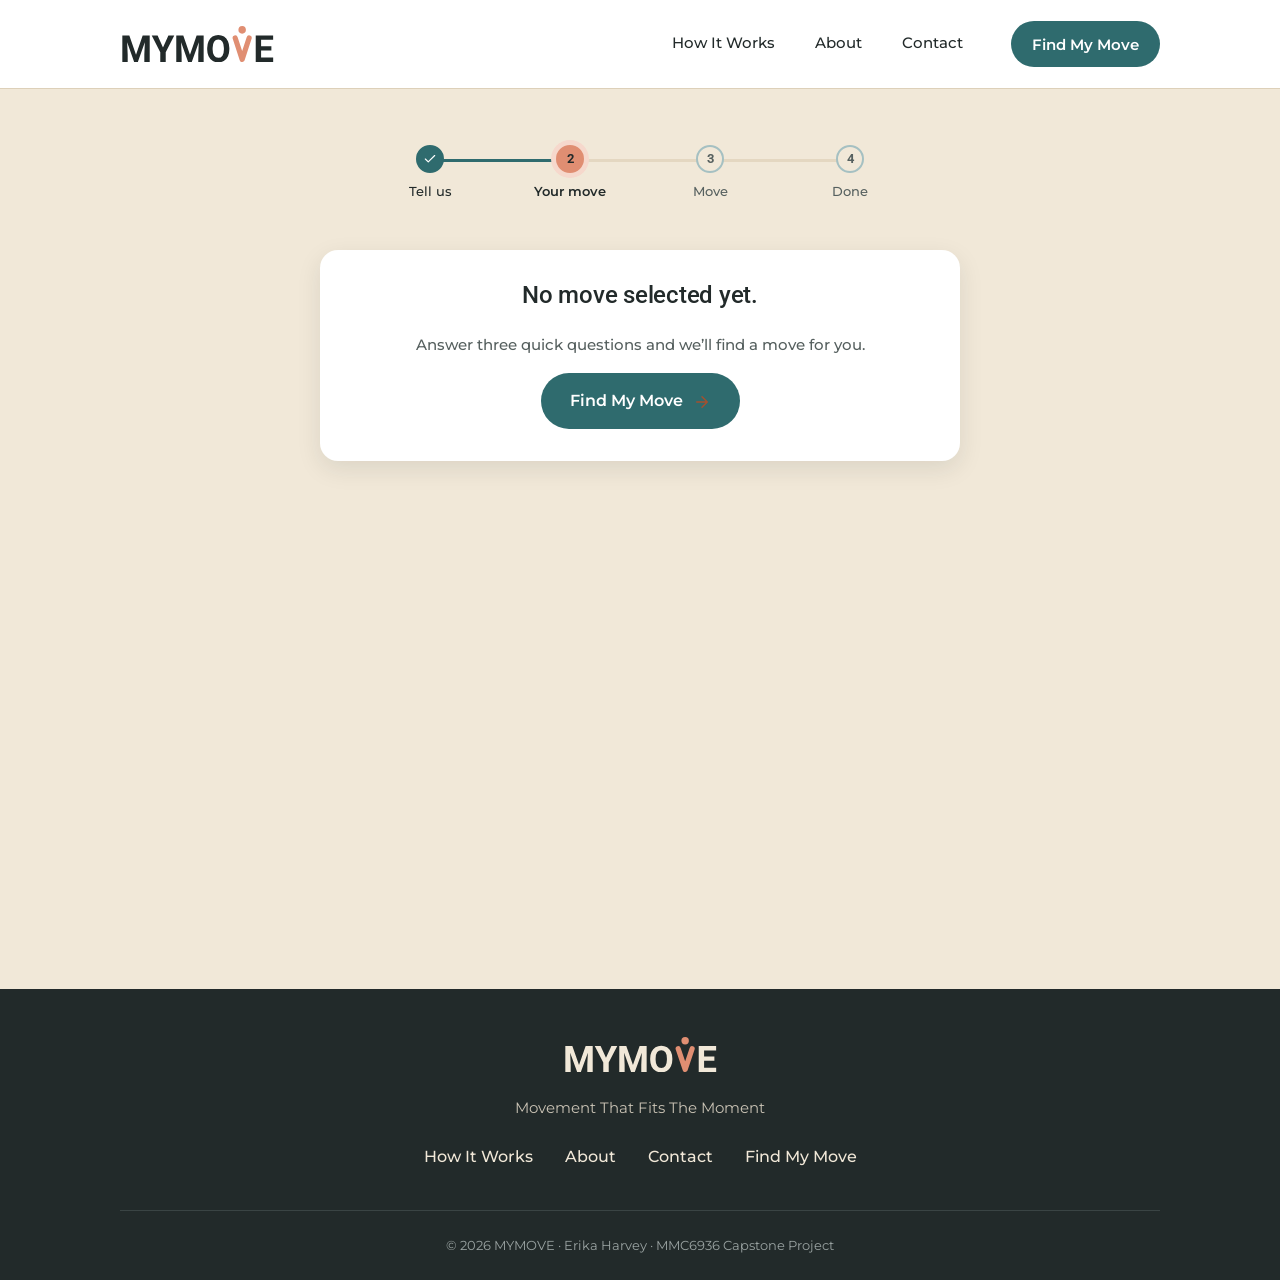
<file: suggestion.html>
<!DOCTYPE html>
<html lang="en">
<head>
  <meta charset="UTF-8">
  <meta name="viewport" content="width=device-width, initial-scale=1.0">
  <title>Here’s Your Move | MYMOVE</title>
  <meta name="description" content="MYMOVE suggests quick, simple movement that fits your time, your mood, and where you are.">
  <link rel="icon" href="assets/favicon.svg" type="image/svg+xml">
  <link rel="preconnect" href="https://fonts.googleapis.com">
  <link rel="preconnect" href="https://fonts.gstatic.com" crossorigin>
  <!-- Fonts load without blocking the page; text shows in a fallback font for a moment, then swaps -->
  <link rel="preload" href="https://fonts.googleapis.com/css2?family=Montserrat:wght@400;500;600&family=Roboto:wght@500;700&display=swap" as="style" onload="this.onload=null;this.rel='stylesheet'">
  <noscript><link rel="stylesheet" href="https://fonts.googleapis.com/css2?family=Montserrat:wght@400;500;600&family=Roboto:wght@500;700&display=swap"></noscript>
  <link rel="stylesheet" href="css/styles.css">
</head>
<body data-page="suggestion">
  <a class="visually-hidden" href="#main">Skip to content</a>
  <header class="site-header">
    <div class="container site-header__inner">
      <a class="site-header__logo" href="index.html"><img src="assets/logo.svg" alt="MYMOVE home" width="154" height="35"></a>
      <nav class="site-nav" aria-label="Main">
        <ul class="site-nav__list" id="site-menu">
          <li><a class="site-nav__link" href="how-it-works.html">How It Works</a></li>
          <li><a class="site-nav__link" href="about.html">About</a></li>
          <li><a class="site-nav__link" href="contact.html">Contact</a></li>
          <li class="site-nav__cta"><a class="button button--primary button--small button--block" href="preferences.html">Find My Move</a></li>
        </ul>
      </nav>
      <a class="button button--primary button--small site-header__cta" href="preferences.html">Find My Move</a>
      <button class="site-header__toggle" type="button" aria-expanded="false" aria-controls="site-menu">
        <svg class="icon" aria-hidden="true"><use href="assets/icons.svg#menu"></use></svg><span class="visually-hidden">Menu</span>
      </button>
    </div>
  </header>
  <main id="main" class="page">
    <div class="container">
      <nav class="stepper" aria-label="Progress">
        <p class="stepper__summary"><strong>STEP 2 OF 4</strong><span>Your move</span></p>
        <ol class="stepper__list">
          <li class="stepper__step stepper__step--done"><span class="stepper__dot"><svg class="icon" aria-hidden="true"><use href="assets/icons.svg#check"></use></svg></span><span class="stepper__label">Tell us</span></li><li class="stepper__step stepper__step--current" aria-current="step"><span class="stepper__dot">2</span><span class="stepper__label">Your move</span></li><li class="stepper__step stepper__step--upcoming"><span class="stepper__dot">3</span><span class="stepper__label">Move</span></li><li class="stepper__step stepper__step--upcoming"><span class="stepper__dot">4</span><span class="stepper__label">Done</span></li>
        </ol>
      </nav>
      <div class="note note--info is-hidden" id="missingData">
        <h2 class="card__title">No move selected yet.</h2>
        <p>Answer three quick questions and we’ll find a move for you.</p>
        <a class="button button--primary" href="preferences.html">Find My Move <svg class="icon" aria-hidden="true"><use href="assets/icons.svg#arrow"></use></svg></a>
      </div>
      <section class="move-detail split mt-4 is-hidden" id="suggestion" aria-labelledby="moveTitle">
        <div class="media">
          <div class="media__frame"><img id="moveImage" alt="" width="1000" height="667" fetchpriority="high" decoding="async" style="object-position: 50% 40%">
            <script>
              /* Start loading this move's photo right away, before the rest of the page */
              (function () {
                var img = document.getElementById("moveImage"), move = null;
                try { move = JSON.parse(sessionStorage.getItem("currentMove")); } catch (e) {}
                img.src = move && move.photo ? "assets/images/moves/" + move.photo : "assets/images/desk-stretch.jpg";
              })();
            </script></div>
          <span class="media__circle media__circle--teal" aria-hidden="true"></span><span class="media__circle media__circle--terracotta" aria-hidden="true"></span><span class="media__circle media__circle--blue" aria-hidden="true"></span>
        </div>
        <div>
          <p class="eyebrow">Here’s your move</p>
          <h1 class="move-detail__title" id="moveTitle"></h1>
          <ul class="chip-list" aria-label="Move details">
            <li class="chip chip--info"><svg class="icon" aria-hidden="true"><use href="assets/icons.svg#clock"></use></svg><span id="moveTime"></span></li>
            <li class="chip chip--info"><svg class="icon" aria-hidden="true"><use href="assets/icons.svg#level"></use></svg><span id="moveLevel"></span></li>
            <li class="chip chip--info"><svg class="icon" aria-hidden="true"><use href="assets/icons.svg#pin"></use></svg><span id="movePlace"></span></li>
          </ul>
          <p class="lead move-detail__desc" id="moveDescription"></p>
          <div class="card move-detail__steps">
            <h2>What you’ll do</h2>
            <ol class="step-list step-list--preview" id="stepPreview"></ol>
          </div>
          <div class="button-row button-row--stack">
            <a class="button button--primary button--large" id="letsGo" href="activity.html"><svg class="icon" aria-hidden="true"><use href="assets/icons.svg#play"></use></svg>Let’s Go</a>
            <button type="button" class="button button--secondary button--large" id="tryAnother"><svg class="icon" aria-hidden="true"><use href="assets/icons.svg#refresh"></use></svg>Try Another</button>
          </div>
          <p class="move-detail__message" id="suggestionMessage" role="status"></p>
          <p class="move-detail__match">Matched to <span id="matchText"></span>.<span class="move-detail__break"></span> <a class="text-link" href="preferences.html">Change answers</a></p>
        </div>
      </section>
    </div>
  </main>
  <footer class="site-footer">
    <div class="container">
      <img class="site-footer__logo" src="assets/logo-reversed.svg" alt="MYMOVE" width="154" height="35">
      <p class="site-footer__tagline">Movement That Fits The Moment</p>
      <ul class="site-footer__links">
        <li><a href="how-it-works.html">How It Works</a></li>
        <li><a href="about.html">About</a></li>
        <li><a href="contact.html">Contact</a></li>
        <li><a href="preferences.html">Find My Move</a></li>
      </ul>
      <p class="site-footer__legal">© 2026 MYMOVE · Erika Harvey · MMC6936 Capstone Project</p>
    </div>
  </footer>
  <script src="js/main.js" defer></script>
</body>
</html>
</file>
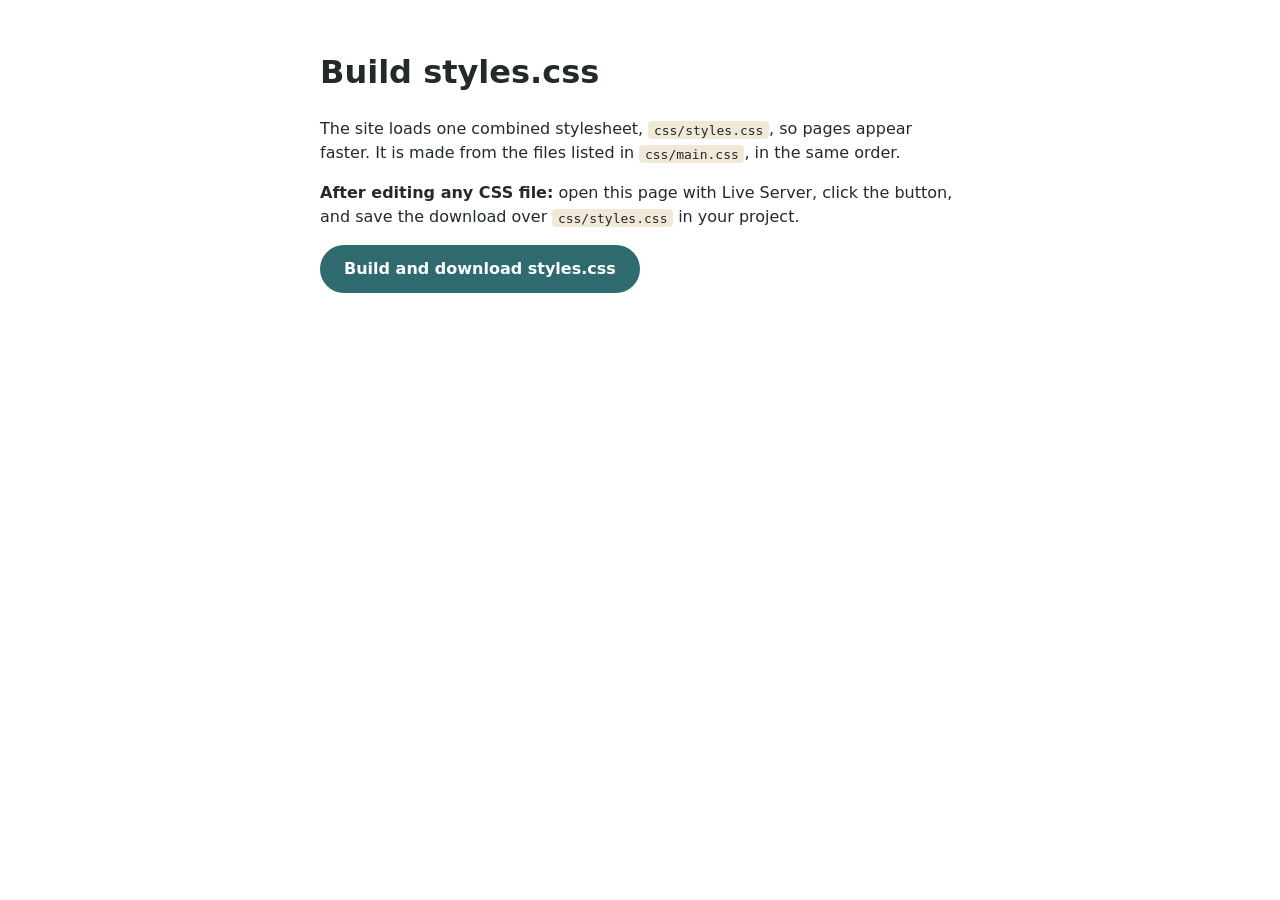
<file: tools/build-css.html>
<!DOCTYPE html>
<html lang="en">
<head>
  <meta charset="UTF-8">
  <meta name="viewport" content="width=device-width, initial-scale=1.0">
  <title>Build styles.css | MYMOVE tools</title>
  <style>
    body { font-family: system-ui, sans-serif; max-width: 40rem; margin: 3rem auto; padding: 0 1.25rem; color: #222A2A; line-height: 1.5; }
    button { font: inherit; font-weight: 600; padding: 0.75rem 1.5rem; border: 0; border-radius: 999px; background: #2F6B6E; color: #fff; cursor: pointer; }
    #status { margin-top: 1rem; white-space: pre-line; }
    code { background: #F1E8D8; padding: 0.1rem 0.35rem; border-radius: 4px; }
  </style>
</head>
<body>
  <h1>Build styles.css</h1>
  <p>The site loads one combined stylesheet, <code>css/styles.css</code>, so pages appear faster.
     It is made from the files listed in <code>css/main.css</code>, in the same order.</p>
  <p><strong>After editing any CSS file:</strong> open this page with Live Server, click the button,
     and save the download over <code>css/styles.css</code> in your project.</p>
  <button type="button" id="build">Build and download styles.css</button>
  <p id="status" role="status"></p>
  <script>
    document.getElementById("build").addEventListener("click", async () => {
      const status = document.getElementById("status");
      try {
        const main = await (await fetch("../css/main.css", { cache: "no-store" })).text();
        const files = [...main.matchAll(/@import url\("([^"]+)"\);/g)].map(m => m[1]);
        const parts = [];
        for (const file of files) {
          const response = await fetch("../css/" + file, { cache: "no-store" });
          if (!response.ok) throw new Error("Could not read css/" + file);
          const css = (await response.text())
            .replace(/\/\*[\s\S]*?\*\//g, "")   // drop comments
            .replace(/\n\s*\n+/g, "\n")         // drop blank lines
            .trim();
          parts.push(css);
        }
        const header = "/* MYMOVE styles: generated from css/main.css (all source files combined in the same order).\n" +
                       "   Edit the source files, then rebuild with tools/build-css.html. Do not edit this file directly. */\n";
        const blob = new Blob([header + parts.join("\n") + "\n"], { type: "text/css" });
        const link = document.createElement("a");
        link.href = URL.createObjectURL(blob);
        link.download = "styles.css";
        link.click();
        status.textContent = `Combined ${files.length} files. Save the download as css/styles.css (replace the old one).`;
      } catch (error) {
        status.textContent = "Something went wrong: " + error.message + "\nMake sure this page is open with Live Server.";
      }
    });
  </script>
</body>
</html>
</file>
<file: css/styles.css>
/* MYMOVE styles: generated from css/main.css (all source files combined in the same order).
   Edit the source files, then rebuild with tools/build-css.html. Do not edit this file directly. */
:root {
  --color-dusty-blue: #a5c0c2;      
  --color-terracotta: #e08e72;      
  --color-soft-cream: #f1e8d8;      
  --color-charcoal: #222a2a;        
  --color-deep-teal: #2f6b6e;       
  --color-deep-terracotta: #a4502f; 
  --color-white: #ffffff;
  --color-blue-tint: #dce7e8;
  --color-terracotta-tint: #f6d8cc;
  --color-terracotta-light: #ebb19d;
  --color-cream-dark: #e4d7c1;
  --color-line: #ddd0b9;
  --color-text-muted: #56605f;
  --color-footer-muted: #9aa3a2;
  --font-heading: "Roboto", Arial, sans-serif;
  --font-body: "Montserrat", Arial, sans-serif;
  --text-display: clamp(2.875rem, 2rem + 3.6vw, 4.75rem); 
  --text-h1: clamp(2.125rem, 1.6rem + 2vw, 3.25rem);       
  --text-h2: clamp(1.75rem, 1.4rem + 1.4vw, 2.5rem);       
  --text-h3: clamp(1.25rem, 1.1rem + 0.5vw, 1.5rem);       
  --text-body: 1rem;
  --text-lead: clamp(1rem, 0.95rem + 0.25vw, 1.125rem);
  --text-small: 0.875rem;
  --text-caption: 0.8125rem;
  --space-1: 0.5rem;
  --space-2: 1rem;
  --space-3: 1.5rem;
  --space-4: 2rem;
  --space-5: 2.5rem;
  --space-6: 3rem;
  --space-8: 4rem;
  --space-10: 5rem;
  --section-space: clamp(3.5rem, 2.5rem + 4vw, 6.25rem);
  --radius-sm: 0.75rem;
  --radius-md: 1.25rem;
  --radius-lg: 1.5rem;
  --radius-xl: 2rem;
  --radius-pill: 999px;
  --shadow-soft: 0 8px 24px rgba(34, 42, 42, 0.1);
  --shadow-lift: 0 14px 36px rgba(34, 42, 42, 0.16);
  --container-max: 75rem; 
  --gutter: 1.25rem;      
  --header-height: 4.5rem;
}
@media (min-width: 700px) {
  :root { --gutter: 2.5rem; --header-height: 4.75rem; }
}
@media (min-width: 1100px) {
  :root { --gutter: 7.5rem; --header-height: 5.5rem; }
}
*, *::before, *::after { box-sizing: border-box; }
* { margin: 0; }
html { -webkit-text-size-adjust: 100%; }
body { min-height: 100vh; line-height: 1.6; -webkit-font-smoothing: antialiased; }
img, svg, video { display: block; max-width: 100%; }
img { height: auto; }
input, button, textarea, select { font: inherit; color: inherit; }
button { cursor: pointer; background: none; border: 0; padding: 0; }
:where(ul[class], ol[class]) { list-style: none; padding: 0; }
a { color: inherit; }
:focus-visible { outline: 3px solid var(--color-deep-teal); outline-offset: 3px; }
@media (prefers-reduced-motion: reduce) {
  *, *::before, *::after { animation: none !important; transition: none !important; scroll-behavior: auto !important; }
}
[hidden] { display: none !important; }
body {
  font-family: var(--font-body);
  font-size: var(--text-body);
  color: var(--color-charcoal);
  background: var(--color-soft-cream);
}
h1, h2, h3, h4 { font-family: var(--font-heading); line-height: 1.15; letter-spacing: -0.01em; }
h1 { font-weight: 700; font-size: var(--text-h1); }
h2 { font-weight: 500; font-size: var(--text-h2); }
h3 { font-weight: 500; font-size: var(--text-h3); }
p { max-width: 65ch; }
.eyebrow {
  font-family: var(--font-body);
  font-size: var(--text-caption);
  font-weight: 600;
  letter-spacing: 0.12em;
  text-transform: uppercase;
  color: var(--color-deep-terracotta);
  margin-bottom: var(--space-2);
}
.lead { font-size: var(--text-lead); line-height: 1.7; color: var(--color-text-muted); }
.text-accent { color: var(--color-deep-terracotta); }
.text-link {
  color: var(--color-deep-terracotta);
  font-weight: 600;
  text-decoration: underline;
  text-underline-offset: 0.3em;
  text-decoration-thickness: 1.5px;
}
.text-link:hover { color: var(--color-charcoal); }
.container {
  width: 100%;
  max-width: calc(var(--container-max) + var(--gutter) * 2);
  margin-inline: auto;
  padding-inline: var(--gutter);
}
.container--narrow { max-width: calc(57.5rem + var(--gutter) * 2); }
.page { padding-block: var(--space-4) var(--section-space); }
.section { padding-block: var(--section-space); }
.section--white { background: var(--color-white); }
.section__header { margin-bottom: var(--space-4); }
.section__header--center { text-align: center; }
.section__header--center p { margin-inline: auto; }
.section__header--split { display: flex; flex-wrap: wrap; align-items: end; justify-content: space-between; gap: var(--space-2); }
.section__header p { color: var(--color-text-muted); margin-top: var(--space-1); }
.page-title { text-align: center; margin-block: var(--space-4) var(--space-4); }
.page-title p { color: var(--color-text-muted); font-size: var(--text-lead); margin: var(--space-1) auto 0; }
.grid { display: grid; gap: var(--space-2); }
@media (min-width: 700px) {
  .grid--2 { grid-template-columns: repeat(2, 1fr); }
  .grid--3-tablet { grid-template-columns: repeat(3, 1fr); }
}
@media (min-width: 1100px) {
  .grid { gap: var(--space-3); }
  .grid--3 { grid-template-columns: repeat(3, 1fr); }
  .grid--4 { grid-template-columns: repeat(4, 1fr); }
}
.split { display: grid; gap: var(--space-5); align-items: center; }
@media (min-width: 700px) {
  .split { grid-template-columns: 1fr 1fr; gap: var(--space-4); }
}
@media (min-width: 1100px) {
  .split { gap: var(--space-8); }
}
.section--flush-top { padding-top: 0; }
[data-page="suggestion"] .page,
[data-page="activity"] .page,
[data-page="completion"] .page { min-height: 100vh; }
.button {
  display: inline-flex;
  align-items: center;
  justify-content: center;
  gap: 0.625rem;
  min-height: 3.5rem;
  padding: 0 1.75rem;
  border-radius: var(--radius-pill);
  border: 1.5px solid transparent;
  font-family: var(--font-body);
  font-weight: 600;
  font-size: 1rem;
  line-height: 1;
  text-decoration: none;
  white-space: nowrap;
  transition: background-color 0.2s, color 0.2s, border-color 0.2s, transform 0.2s;
}
.button:active { transform: scale(0.98); }
.button .icon { width: 1.125rem; height: 1.125rem; }
.button--primary { background: var(--color-deep-teal); color: var(--color-white); }
.button--primary:hover { background: #245659; }
.button--secondary { background: var(--color-white); color: var(--color-charcoal); border-color: var(--color-dusty-blue); }
.button--secondary:hover { border-color: var(--color-deep-teal); }
.button--dark { background: var(--color-charcoal); color: var(--color-soft-cream); }
.button--dark:hover { background: #0f1414; }
.button--small { min-height: 2.875rem; padding: 0 1.25rem; font-size: 0.9375rem; }
.button--large { min-height: 3.75rem; font-size: 1.0625rem; padding: 0 2rem; }
.button--block { display: flex; width: 100%; }
.button[disabled] { opacity: 0.5; cursor: not-allowed; }
.button-row { display: flex; flex-wrap: wrap; gap: var(--space-2); align-items: center; }
.button-row--stack > .button { flex: 1 1 100%; }
@media (min-width: 700px) {
  .button-row--stack > .button { flex: 1 1 0; }
}
.icon { width: 1.5rem; height: 1.5rem; flex-shrink: 0; }
.icon--sm { width: 1.125rem; height: 1.125rem; }
.icon--lg { width: 1.75rem; height: 1.75rem; }
.icon-badge {
  display: inline-grid;
  place-items: center;
  width: 3.5rem;
  height: 3.5rem;
  border-radius: 50%;
  background: var(--color-dusty-blue);
  color: var(--color-charcoal);
  flex-shrink: 0;
}
.icon-badge--sm { width: 2.75rem; height: 2.75rem; }
.icon-badge--sm .icon { width: 1.25rem; height: 1.25rem; }
.icon-badge--tint { background: var(--color-blue-tint); color: var(--color-deep-teal); }
.icon-badge--terracotta { background: var(--color-terracotta); }
.icon-badge--teal { background: var(--color-deep-teal); color: var(--color-soft-cream); }
.num {
  display: inline-grid;
  place-items: center;
  width: 2.75rem;
  height: 2.75rem;
  border-radius: 50%;
  font-family: var(--font-heading);
  font-weight: 700;
  background: var(--color-terracotta);
  color: var(--color-charcoal);
}
.num--blue { background: var(--color-dusty-blue); }
.num--dark { background: var(--color-charcoal); color: var(--color-soft-cream); }
.num--teal { background: var(--color-deep-teal); color: var(--color-soft-cream); }
.site-header {
  position: sticky;
  top: 0;
  z-index: 50;
  background: var(--color-white);
  border-bottom: 1px solid var(--color-line);
}
.site-header__inner {
  display: flex;
  align-items: center;
  gap: var(--space-2);
  min-height: var(--header-height);
}
.site-header__logo { margin-right: auto; display: block; }
.site-header__logo img { width: 7.75rem; }
.site-header__cta { display: none; }
.site-header__toggle {
  display: grid;
  place-items: center;
  width: 2.75rem;
  height: 2.75rem;
  border-radius: 50%;
  background: var(--color-soft-cream);
  color: var(--color-charcoal);
}
.site-nav__list {
  display: none;
  position: absolute;
  top: 100%;
  left: 0;
  right: 0;
  flex-direction: column;
  gap: var(--space-1);
  padding: var(--space-2) var(--gutter) var(--space-3);
  background: var(--color-white);
  border-bottom: 1px solid var(--color-line);
  box-shadow: var(--shadow-soft);
}
.site-nav__list.is-open { display: flex; }
.site-nav__link {
  display: block;
  padding: 0.75rem 0;
  font-weight: 500;
  font-size: 1.0625rem;
  text-decoration: none;
  border-bottom: 1px solid var(--color-soft-cream);
}
.site-nav__link[aria-current="page"] { color: var(--color-deep-terracotta); }
.site-nav__cta { margin-top: var(--space-2); }
@media (min-width: 700px) {
  .site-header__logo img { width: 8.125rem; }
  .site-header__cta { display: inline-flex; }
  .site-nav__cta { display: none; }
}
@media (min-width: 1100px) {
  .site-header__logo img { width: 9.625rem; }
  .site-header__toggle, .site-header__cta { display: none; }
  .site-nav__list {
    display: flex;
    position: static;
    flex-direction: row;
    align-items: center;
    gap: var(--space-5);
    padding: 0;
    border: 0;
    box-shadow: none;
    background: none;
  }
  .site-nav__link {
    padding: 0.25rem 0;
    font-size: 0.9375rem;
    border-bottom: 2.5px solid transparent;
  }
  .site-nav__link:hover { border-bottom-color: var(--color-dusty-blue); }
  .site-nav__link[aria-current="page"] { color: var(--color-charcoal); border-bottom-color: var(--color-terracotta); }
  .site-nav__cta { display: list-item; margin: 0 0 0 var(--space-1); }
}
.site-footer {
  background: var(--color-charcoal);
  color: var(--color-soft-cream);
  text-align: center;
  padding-block: var(--space-6) var(--space-3);
}
.site-footer__logo { width: 7.75rem; margin: 0 auto; }
.site-footer__tagline { margin: var(--space-3) auto 0; color: #c9c2b4; font-size: 0.9375rem; }
.site-footer__links {
  display: flex;
  flex-wrap: wrap;
  justify-content: center;
  gap: var(--space-1) var(--space-4);
  margin-top: var(--space-3);
}
.site-footer__links a { text-decoration: none; font-weight: 500; }
.site-footer__links a:hover { color: var(--color-terracotta); }
.site-footer__legal {
  margin: var(--space-5) auto 0;
  padding-top: var(--space-3);
  border-top: 1px solid #3a4444;
  max-width: none;
  color: var(--color-footer-muted);
  font-size: var(--text-caption);
}
@media (min-width: 1100px) {
  .site-footer__logo { width: 9.625rem; }
}
.card {
  background: var(--color-white);
  border-radius: var(--radius-lg);
  padding: 1.25rem;
}
@media (min-width: 700px) { .card { padding: var(--space-3); } }
.card--cream { background: var(--color-soft-cream); }
.card--shadow { box-shadow: var(--shadow-soft); }
.card__head { display: flex; align-items: center; justify-content: space-between; gap: var(--space-2); margin-bottom: var(--space-2); }
.card__index { font-family: var(--font-body); font-weight: 600; font-size: var(--text-caption); letter-spacing: 0.06em; color: var(--color-deep-terracotta); }
.card__title { margin-bottom: var(--space-1); }
.card__text { color: var(--color-text-muted); font-size: 0.9375rem; }
@media (min-width: 1100px) {
  .card { padding: var(--space-4); }
}
h2.card__title, h3.card__title { font-size: var(--text-h3); }
.input-card {
  display: grid;
  grid-template-areas: "icon" "title" "text" "chips";
  align-content: start;
  justify-items: start;
  row-gap: var(--space-1);
}
.input-card__icon { grid-area: icon; margin-bottom: var(--space-1); }
.input-card__title { grid-area: title; margin: 0; }
.input-card__text { grid-area: text; }
.input-card__chips { grid-area: chips; margin-top: var(--space-1); }
.input-card--row {
  grid-template-columns: auto 1fr;
  grid-template-areas: "icon title" "text text" "chips chips";
  column-gap: var(--space-2);
  align-items: center;
}
.input-card--row .input-card__icon { margin-bottom: 0; }
@media (min-width: 700px) and (max-width: 1099px) {
  .input-card--row {
    grid-template-columns: auto minmax(0, 1fr) 18.75rem;
    grid-template-areas: "icon title chips" "icon text chips";
    align-items: start;
  }
  .input-card--row .input-card__icon { align-self: center; }
  .input-card--row .input-card__chips { margin-top: 0; align-self: center; }
}
@media (min-width: 1100px) {
  .input-card--row {
    grid-template-columns: 1fr;
    grid-template-areas: "icon" "title" "text" "chips";
    align-items: start;
  }
  .input-card--row .input-card__icon { margin-bottom: var(--space-1); }
}
.chip-list { display: flex; flex-wrap: wrap; gap: 0.5rem; }
.chip {
  display: inline-flex;
  align-items: center;
  gap: 0.375rem;
  min-height: 2.25rem;
  padding: 0 0.875rem;
  border-radius: var(--radius-pill);
  border: 1.5px solid var(--color-dusty-blue);
  background: var(--color-white);
  font-size: var(--text-caption);
  font-weight: 500;
  white-space: nowrap;
}
@media (max-width: 699px) { .chip { padding: 0 0.625rem; } .chip-list { gap: 0.375rem; } }
.chip--selected { background: var(--color-terracotta); border-color: var(--color-terracotta); font-weight: 600; }
.chip--info { background: var(--color-blue-tint); border-color: var(--color-blue-tint); font-size: var(--text-small); min-height: 2.5rem; padding: 0 1rem; }
.chip--info .icon { color: var(--color-deep-teal); width: 1.125rem; height: 1.125rem; }
.chip--pill-terracotta { background: var(--color-terracotta-tint); border-color: var(--color-terracotta-tint); font-weight: 600; }
.chip--pill-blue { background: var(--color-blue-tint); border-color: var(--color-blue-tint); font-weight: 600; }
.option-group { display: grid; gap: 0.75rem; grid-template-columns: 1fr 1fr; }
.option {
  display: flex;
  align-items: center;
  justify-content: center;
  gap: 0.5rem;
  min-height: 3.25rem;
  padding: 0 1rem;
  border-radius: var(--radius-pill);
  border: 1.5px solid var(--color-dusty-blue);
  background: var(--color-white);
  font-weight: 500;
  font-size: 0.9375rem;
  transition: background-color 0.15s, border-color 0.15s;
}
.option .icon { width: 1.125rem; height: 1.125rem; color: var(--color-deep-teal); }
.option:hover { border-color: var(--color-deep-teal); }
.option[aria-pressed="true"] { background: var(--color-terracotta); border-color: var(--color-terracotta); font-weight: 600; }
.option[aria-pressed="true"] .icon { color: var(--color-charcoal); }
.option__check { display: none; }
@media (max-width: 699px) {
  .option { font-size: 0.875rem; padding: 0 0.625rem; gap: 0.375rem; }
  .option .icon { width: 1rem; height: 1rem; }
}
@media (min-width: 700px) {
  .option-group { grid-template-columns: repeat(4, 1fr); }
}
@media (min-width: 1100px) {
  .option-group--stack { grid-template-columns: 1fr; }
  .option-group--stack .option { justify-content: flex-start; padding: 0 1.25rem; }
  .option-group--stack .option__check {
    display: grid;
    place-items: center;
    width: 1.5rem;
    height: 1.5rem;
    margin-left: auto;
    border-radius: 50%;
    border: 1.5px solid var(--color-dusty-blue);
    color: transparent;
  }
  .option-group--stack .option[aria-pressed="true"] .option__check { background: var(--color-charcoal); border-color: var(--color-charcoal); color: var(--color-terracotta); }
  .option__check .icon { width: 0.875rem; height: 0.875rem; color: inherit; }
}
.stepper { margin: var(--space-3) auto 0; max-width: 35rem; }
.stepper__summary { display: flex; justify-content: space-between; font-size: var(--text-caption); margin-bottom: 0.5rem; max-width: none; }
.stepper__summary strong { color: var(--color-deep-terracotta); letter-spacing: 0.1em; font-weight: 600; }
.stepper__summary span { color: var(--color-text-muted); font-weight: 500; }
.stepper__list { display: grid; grid-template-columns: repeat(4, 1fr); gap: 0.375rem; }
.stepper__step { height: 0.375rem; border-radius: 3px; background: var(--color-cream-dark); }
.stepper__step--done { background: var(--color-deep-teal); }
.stepper__step--current { background: var(--color-terracotta); }
.stepper__dot, .stepper__label { display: none; }
@media (min-width: 700px) {
  .stepper__summary { display: none; }
  .stepper__list { position: relative; gap: 0; }
  .stepper__list::before {
    content: ""; position: absolute; top: 0.875rem; left: 12.5%; right: 12.5%;
    height: 3px; background: var(--color-cream-dark);
  }
  .stepper__step { position: relative; height: auto; background: none; display: flex; flex-direction: column; align-items: center; gap: 0.5rem; }
  .stepper__step::before {
    content: ""; position: absolute; top: 0.875rem; right: 50%; width: 100%; height: 3px; background: transparent;
  }
  .stepper__step--done + .stepper__step::before, .stepper__step--done::before { background: var(--color-deep-teal); }
  .stepper__step:first-child::before { display: none; }
  .stepper__dot {
    position: relative; z-index: 1;
    display: grid; place-items: center;
    width: 1.75rem; height: 1.75rem; border-radius: 50%;
    font-family: var(--font-heading); font-weight: 700; font-size: 0.8125rem;
    background: var(--color-soft-cream); border: 2px solid var(--color-dusty-blue); color: var(--color-text-muted);
  }
  .stepper__dot .icon { width: 0.875rem; height: 0.875rem; }
  .stepper__step--done .stepper__dot { background: var(--color-deep-teal); border-color: var(--color-deep-teal); color: var(--color-white); }
  .stepper__step--current .stepper__dot { background: var(--color-terracotta); border-color: var(--color-terracotta); color: var(--color-charcoal); box-shadow: 0 0 0 5px var(--color-terracotta-tint); }
  .stepper__label { display: block; font-size: var(--text-caption); font-weight: 500; color: var(--color-text-muted); }
  .stepper__step--done .stepper__label { color: var(--color-charcoal); }
  .stepper__step--current .stepper__label { color: var(--color-charcoal); font-weight: 600; }
}
.media { position: relative; }
.media__frame {
  position: relative;
  overflow: hidden;
  border-radius: var(--radius-xl);
  background: var(--color-blue-tint);
  aspect-ratio: 5 / 4;
}
.media__frame img { width: 100%; height: 100%; object-fit: cover; }
.media--tall .media__frame { aspect-ratio: 1 / 1; }
.media--wide .media__frame { aspect-ratio: 16 / 9; }
.media__circle { position: absolute; border-radius: 50%; pointer-events: none; }
.media__circle--terracotta { width: 5.75rem; height: 5.75rem; left: 0.25rem; bottom: -1.5rem; background: var(--color-terracotta); }
.media__circle--blue { width: 2.5rem; height: 2.5rem; left: 4.5rem; bottom: -2.25rem; background: var(--color-dusty-blue); border: 5px solid var(--color-soft-cream); }
.media__circle--teal { width: 2.75rem; height: 2.75rem; right: 0.25rem; top: -1rem; background: var(--color-deep-teal); }
@media (min-width: 700px) {
  .media__circle--terracotta { width: 7.75rem; height: 7.75rem; left: -1.25rem; bottom: -2rem; }
  .media__circle--blue { width: 3.25rem; height: 3.25rem; left: 5rem; bottom: -2.75rem; border-width: 6px; }
  .media__circle--teal { width: 3.5rem; height: 3.5rem; right: -1.25rem; top: -1.25rem; }
}
@media (min-width: 1100px) {
  .media__circle--terracotta { width: 12rem; height: 12rem; left: -2.5rem; bottom: -3.5rem; }
  .media__circle--blue { width: 5rem; height: 5rem; left: 6.5rem; bottom: -4.25rem; border-width: 8px; }
  .media__circle--teal { width: 5rem; height: 5rem; right: -2.5rem; top: -1.75rem; }
}
@media (max-width: 1099px) { .media:not(:last-child) { margin-bottom: var(--space-5); } }
.media__video {
  position: relative;
  display: grid;
  place-items: center;
  aspect-ratio: 16 / 9;
  border-radius: var(--radius-xl);
  overflow: hidden;
  background: linear-gradient(135deg, #3d7a7d, var(--color-deep-teal));
}
.media__video::before, .media__video::after { content: ""; position: absolute; border-radius: 50%; background: rgba(255, 255, 255, 0.07); }
.media__video::before { width: 60%; aspect-ratio: 1; right: -12%; top: -30%; }
.media__video::after { width: 50%; aspect-ratio: 1; left: -15%; bottom: -35%; }
.media__video--gif::before, .media__video--gif::after { display: none; }
.media__gif { position: absolute; inset: 0; width: 100%; height: 100%; object-fit: cover; }
.media__start {
  position: absolute; z-index: 2; left: 1rem; bottom: 1rem;   
  display: inline-flex; align-items: center; gap: 0.5rem;
  padding: 0.75rem 1.25rem; border-radius: var(--radius-pill);
  background: var(--color-soft-cream); color: var(--color-charcoal);
  font-weight: 600; font-size: 0.9375rem; box-shadow: var(--shadow-lift);
  transition: transform 0.2s;
}
.media__start .icon { width: 1.125rem; height: 1.125rem; color: var(--color-deep-teal); }
.media__start:hover { transform: scale(1.04); }
.media__countdown {
  position: absolute; z-index: 1; right: 1rem; top: 1rem;   
  display: grid; justify-items: center; min-width: 5.5rem;
  padding: 0.5rem 0.9rem; border-radius: var(--radius-md);
  background: rgba(255, 255, 255, 0.94); color: var(--color-charcoal); box-shadow: var(--shadow-soft);
}
.media__countdown-num { font-family: var(--font-heading); font-weight: 700; font-size: 2.25rem; line-height: 1; }
.media__countdown-label { font-size: 0.6875rem; font-weight: 600; letter-spacing: 0.06em; text-transform: uppercase; color: var(--color-text-muted); }
.media__countdown.is-final .media__countdown-num { color: var(--color-deep-terracotta); }
.media__countdown.is-below-badge { top: 3.5rem; }
@media (max-width: 699px) {
  .media__countdown { right: 0.75rem; top: 0.75rem; min-width: 4.25rem; padding: 0.35rem 0.6rem; }
  .media__countdown.is-below-badge { top: 2.75rem; }
  .media__countdown-num { font-size: 1.5rem; }
  .media__countdown-label { font-size: 0.5625rem; }
}
.media__label {
  position: absolute; z-index: 1; top: 1rem; left: 1rem;
  display: inline-flex; align-items: center; gap: 0.4rem;
  padding: 0.35rem 0.85rem; border-radius: var(--radius-pill);
  background: rgba(255, 255, 255, 0.92); font-size: 0.75rem; font-weight: 500;
  max-width: calc(100% - 9rem);
}
.media__label > span { white-space: nowrap; overflow: hidden; text-overflow: ellipsis; }
.media__count {
  position: absolute; z-index: 1; top: 1rem; right: 1rem;
  padding: 0.35rem 0.85rem; border-radius: var(--radius-pill);
  background: var(--color-terracotta); color: var(--color-charcoal);
  font-family: var(--font-heading); font-weight: 700; font-size: 0.9375rem;
}
@media (max-width: 699px) {
  .media__label, .media__count { top: 0.75rem; }
  .media__label { left: 0.75rem; max-width: calc(100% - 7.5rem); }
  .media__count { right: 0.75rem; font-size: 0.8125rem; padding: 0.3rem 0.7rem; }
}
.media__label .icon { width: 0.9rem; height: 0.9rem; color: var(--color-deep-teal); }
.media__credit { margin-top: 0.75rem; font-size: var(--text-caption); color: var(--color-text-muted); max-width: none; }
.media__credit strong { color: var(--color-charcoal); font-weight: 600; }
.media__img--center { object-position: 50% 48%; }
.media__img--high { object-position: 52% 38%; }
.media__img--upper { object-position: 52% 42%; }
@media (max-width: 699px) {
  .media__start { left: 0.75rem; bottom: 0.75rem; padding: 0.45rem 0.8rem; font-size: 0.75rem; }
  .media__start .icon { width: 0.875rem; height: 0.875rem; }
}
@media (max-width: 699px) {
  .media__video {
    aspect-ratio: auto; place-items: normal; align-items: center;
    grid-template-columns: minmax(0, 1fr) auto auto; gap: 0.4rem;
    padding: 0.6rem 0.6rem 0;
  }
  .media__label, .media__count, .media__countdown { position: static; }
  .media__label { grid-column: 1; grid-row: 1; justify-self: start; max-width: 100%; min-width: 0; }
  .media__count { grid-column: 2; grid-row: 1; }
  .media__countdown {
    grid-column: 3; grid-row: 1; display: inline-flex; align-items: baseline; gap: 0.3rem;
    min-width: 0; padding: 0.3rem 0.65rem; border-radius: var(--radius-pill); box-shadow: none;
  }
  .media__countdown-num { font-size: 1rem; }
  .media__gif {
    position: relative; inset: auto; grid-column: 1 / -1; grid-row: 2;
    width: calc(100% + 1.2rem); height: auto; aspect-ratio: 16 / 9; margin: 0 -0.6rem;
  }
}
.move-card {
  position: absolute;
  right: 0;
  bottom: -1.75rem;
  display: flex;
  align-items: center;
  gap: 0.75rem;
  width: min(16rem, 75%);
  padding: 0.75rem 1rem;
  border-radius: var(--radius-md);
  background: var(--color-white);
  box-shadow: var(--shadow-lift);
}
.move-card__mark { width: 2.5rem; flex-shrink: 0; }
.move-card__eyebrow { font-size: 0.625rem; font-weight: 600; letter-spacing: 0.12em; color: var(--color-deep-terracotta); text-transform: uppercase; }
.move-card__title { font-family: var(--font-heading); font-weight: 500; font-size: 0.9375rem; line-height: 1.3; }
.move-card__meta { font-size: 0.75rem; font-weight: 500; color: var(--color-text-muted); }
@media (min-width: 1100px) {
  .move-card { width: 22.5rem; right: -2rem; bottom: -2.5rem; padding: 1.25rem; gap: 1rem; }
  .move-card__mark { width: 3.75rem; }
  .move-card__title { font-size: 1.125rem; }
  .move-card__meta { font-size: 0.8125rem; }
}
.cta-band {
  position: relative;
  overflow: hidden;
  display: grid;
  gap: var(--space-3);
  padding: var(--space-5) var(--space-4);
  border-radius: var(--radius-xl);
  background: var(--color-terracotta);
}
.cta-band::before, .cta-band::after { content: ""; position: absolute; border-radius: 50%; pointer-events: none; }
.cta-band::before { width: 20rem; height: 20rem; right: -6rem; top: -8rem; background: var(--color-terracotta-light); }
.cta-band::after { width: 7rem; height: 7rem; left: 55%; bottom: -4.5rem; background: #e9a68e; }
.cta-band > * { position: relative; z-index: 1; }
@media (min-width: 700px) { .cta-band > .button { justify-self: start; } }
.cta-band__title { font-weight: 700; font-size: clamp(2rem, 1.4rem + 2.6vw, 3.5rem); line-height: 1.1; }
.cta-band__text { margin-top: var(--space-1); font-weight: 500; }
@media (min-width: 1100px) {
  .cta-band { grid-template-columns: 1fr auto; align-items: center; padding: var(--space-8) var(--space-8); }
  .cta-band::before { width: 23rem; height: 23rem; right: -2rem; top: -10rem; }
}
.step-list { display: grid; gap: 0.75rem; counter-reset: step; }
.step-list__item { display: flex; align-items: center; gap: 0.875rem; counter-increment: step; }
.step-list__item::before {
  content: counter(step);
  display: grid; place-items: center; flex-shrink: 0;
  width: 1.625rem; height: 1.625rem; border-radius: 50%;
  background: var(--color-blue-tint); color: var(--color-deep-teal);
  font-family: var(--font-heading); font-weight: 700; font-size: 0.75rem;
}
.step-list--preview .step-list__item { font-size: 0.9375rem; }
.step-list--live { gap: 0.625rem; }
.step-list--live .step-list__item {
  position: relative;
  min-height: 3.5rem;
  padding: 0.5rem 1rem;
  border-radius: 1.125rem;
  border: 1.2px solid var(--color-line);
}
.step-list--live .step-list__item::before { width: 1.875rem; height: 1.875rem; background: none; border: 2px solid var(--color-dusty-blue); color: var(--color-text-muted); }
.step-list__item--done { border-color: transparent !important; background: rgba(255, 255, 255, 0.6); color: var(--color-text-muted); }
.step-list__item--done::before { content: "✓" !important; background: var(--color-deep-teal) !important; border-color: var(--color-deep-teal) !important; color: var(--color-white) !important; }
.step-list__item--current { border-color: transparent !important; background: var(--color-white); box-shadow: var(--shadow-soft); font-weight: 600; overflow: hidden; }
.step-list__item--current::before { background: var(--color-terracotta) !important; border-color: var(--color-terracotta) !important; color: var(--color-charcoal) !important; }
.step-list__item--current::after { content: ""; position: absolute; left: 0; top: 0; bottom: 0; width: 6px; background: var(--color-terracotta); }
.step-list__now { margin-left: auto; padding: 0.25rem 0.75rem; border-radius: var(--radius-pill); background: var(--color-terracotta-tint); color: var(--color-deep-terracotta); font-size: 0.6875rem; font-weight: 600; letter-spacing: 0.1em; }
.timer {
  display: grid;
  justify-items: center;
  gap: var(--space-3);
  padding: var(--space-4) var(--space-3);
  border-radius: var(--radius-xl);
  background: var(--color-dusty-blue);
  text-align: center;
}
.timer__label { font-size: 0.75rem; font-weight: 600; letter-spacing: 0.12em; text-transform: uppercase; }
.timer__ring { position: relative; width: min(15rem, 70vw); aspect-ratio: 1; cursor: grab; touch-action: none; border-radius: 50%; }
.timer__ring.is-dragging { cursor: grabbing; }
.timer__ring:focus-visible { outline-offset: 6px; }
.timer__knob { fill: var(--color-soft-cream); }
.timer__ring:hover .timer__knob, .timer__ring.is-dragging .timer__knob { r: 3.3; }
.timer__readout { pointer-events: none; }
.timer__hint { font-size: 0.75rem; font-weight: 500; color: var(--color-charcoal); opacity: 0.75; max-width: none; }
.timer__ring svg { width: 100%; height: 100%; transform: rotate(-90deg); }
.timer__track { fill: none; stroke: var(--color-soft-cream); stroke-width: 7; opacity: 0.9; }
.timer__progress { fill: none; stroke: var(--color-deep-teal); stroke-width: 7; stroke-linecap: round; }
.timer__readout { position: absolute; inset: 0; display: grid; place-content: center; }
.timer__time { font-family: var(--font-heading); font-weight: 700; font-size: clamp(2.75rem, 2rem + 2.5vw, 4rem); line-height: 1; letter-spacing: -0.01em; }
.timer__total { margin-top: 0.5rem; font-weight: 500; font-size: 0.875rem; }
.timer__message { min-height: 1.4em; font-weight: 600; font-size: 0.875rem; color: var(--color-charcoal); }
.timer__controls { display: flex; align-items: flex-start; gap: 1.25rem; }
.timer__control { display: grid; justify-items: center; gap: 0.5rem; font-size: 0.8125rem; font-weight: 500; }
.timer__control > span:not(.timer__control-label) {
  display: grid; place-items: center;
  width: 4.25rem; height: 4.25rem; border-radius: 50%;
  background: var(--color-white); color: var(--color-deep-teal);
  transition: background-color 0.15s, transform 0.15s;
}
.timer__control .icon { width: 1.5rem; height: 1.5rem; }
.timer__control:hover > span:not(.timer__control-label) { transform: scale(1.05); }
.timer__control.is-active { font-weight: 600; }
@media (max-width: 699px) {
  .timer__control-label { position: absolute; width: 1px; height: 1px; overflow: hidden; clip: rect(0 0 0 0); white-space: nowrap; }
}
.timer__control.is-active > span:not(.timer__control-label) { background: var(--color-deep-teal); color: var(--color-white); width: 5rem; height: 5rem; margin-top: -0.375rem; }
.timer__control:disabled > span:not(.timer__control-label) { opacity: 0.55; }
.timer__control:disabled { cursor: default; }
.timer__note { color: var(--color-text-muted); font-size: var(--text-small); text-align: center; margin: var(--space-2) auto 0; }
@media (min-width: 700px) and (max-width: 1099px) {
  .timer { grid-template-columns: auto 1fr; align-items: center; justify-items: center; column-gap: var(--space-4); }
  .timer__ring { grid-column: 1; width: 13rem; }
  .timer__label, .timer__controls, .timer__message, .timer__hint { grid-column: 2; }
  .timer__ring { grid-row: 1 / span 4; }
}
.note {
  display: flex;
  gap: 1rem;
  align-items: flex-start;
  padding: 1rem 1.25rem;
  border-radius: 1.125rem;
  background: var(--color-terracotta-tint);
  font-weight: 500;
  font-size: 0.9375rem;
  max-width: none;
}
.note .icon { color: var(--color-deep-terracotta); margin-top: 0.1rem; }
.note--info { background: var(--color-white); box-shadow: var(--shadow-soft); max-width: 40rem; margin: var(--space-6) auto; padding: var(--space-4); flex-direction: column; align-items: center; text-align: center; }
.note--info p { color: var(--color-text-muted); }
.stat-group { display: grid; background: var(--color-white); border-radius: var(--radius-lg); padding: 0.5rem 1.25rem; }
.stat { display: flex; align-items: center; gap: 0.875rem; padding: 0.875rem 0; }
.stat + .stat { border-top: 1px solid var(--color-line); }
.stat__label { font-size: 0.75rem; font-weight: 600; letter-spacing: 0.12em; color: var(--color-text-muted); text-transform: uppercase; }
.stat__value { margin-left: auto; font-family: var(--font-heading); font-weight: 700; font-size: 1.25rem; }
@media (min-width: 700px) {
  .stat-group { grid-template-columns: repeat(3, 1fr); gap: var(--space-2); background: none; padding: 0; }
  .stat, .stat + .stat { border: 0; background: var(--color-white); border-radius: var(--radius-lg); padding: 1.5rem; display: grid; grid-template-columns: auto 1fr; column-gap: 1rem; }
  .stat .icon-badge { grid-row: span 2; }
  .stat__value { margin: 0; font-size: clamp(1.375rem, 1rem + 1vw, 1.875rem); }
}
.history__head { display: flex; flex-wrap: wrap; align-items: center; justify-content: space-between; gap: var(--space-1) var(--space-2); }
.history__toggle { white-space: nowrap; display: inline-flex; align-items: center; gap: 0.35rem; color: var(--color-deep-terracotta); font-weight: 600; font-size: var(--text-small); }
.history__toggle .icon { width: 1.125rem; height: 1.125rem; transition: transform 0.2s; }
.history__toggle[aria-expanded="true"] .icon { transform: rotate(180deg); }
.history__list { margin-top: var(--space-2); }
.history__item { display: flex; align-items: center; gap: 0.875rem; padding: 0.875rem 0; border-top: 1px solid var(--color-line); }
.history__mark { width: 2.5rem; flex-shrink: 0; }
.history__title { font-family: var(--font-heading); font-weight: 500; font-size: 1.0625rem; }
.history__meta { font-size: var(--text-caption); font-weight: 500; color: var(--color-text-muted); }
.history__rating { margin-left: auto; }
.history__empty { color: var(--color-text-muted); font-size: var(--text-small); padding-top: var(--space-2); }
.hero { padding-block: var(--space-4) var(--space-8); }
.hero__title { font-size: var(--text-display); letter-spacing: -0.015em; line-height: 1.05; margin-bottom: var(--space-3); }
.hero__actions { display: flex; flex-wrap: wrap; align-items: center; gap: var(--space-2) var(--space-4); margin-top: var(--space-4); }
.hero__actions .button { flex: 1 1 100%; }
.hero__media { margin-bottom: var(--space-4); }
@media (min-width: 700px) {
  .hero__actions .button { flex: 0 0 auto; }
  .hero { padding-block: var(--space-6) var(--space-10); }
}
@media (max-width: 699px) { .home-how__header { text-align: left; } }
.question { display: flex; flex-direction: column; }
.question__head {
  display: grid;
  grid-template-columns: auto 1fr;
  grid-template-areas: "icon index" "title title";
  align-items: center;
  gap: var(--space-2);
  margin-bottom: var(--space-2);
}
.question__icon { grid-area: icon; }
.question__index { grid-area: index; justify-self: end; }
.question__title { grid-area: title; font-size: 1.25rem; }
@media (min-width: 700px) and (max-width: 1099px) {
  .question__head { grid-template-columns: auto 1fr auto; grid-template-areas: "icon title index"; margin-bottom: var(--space-3); }
  .question__title { font-size: 1.375rem; }
}
@media (min-width: 1100px) {
  .question__head { margin-bottom: var(--space-3); }
  .question__title { font-size: 1.5rem; min-height: 4rem; }
}
.summary-bar {
  display: grid;
  gap: var(--space-2);
  margin-top: var(--space-4);
}
.summary-bar__label { font-size: 0.75rem; font-weight: 600; letter-spacing: 0.12em; color: var(--color-deep-terracotta); text-transform: uppercase; }
.summary-bar__status { display: inline-flex; align-items: center; gap: 0.35rem; font-size: var(--text-small); font-weight: 500; color: var(--color-deep-teal); }
.summary-bar__status .icon { width: 1rem; height: 1rem; }
.summary-bar__text { display: none; }
.summary-bar__error { color: #9b2c1c; font-weight: 600; font-size: var(--text-small); min-height: 1.4em; }
.summary-bar__actions { display: flex; flex-wrap: wrap; align-items: center; justify-content: flex-end; gap: var(--space-2); }
@media (max-width: 699px) {
  .summary-bar {
    position: sticky;
    bottom: 0;
    margin-inline: calc(var(--gutter) * -1);
    padding: var(--space-2) var(--gutter) var(--space-3);
    background: var(--color-white);
    box-shadow: 0 -10px 30px rgba(34, 42, 42, 0.12);
    border-radius: var(--radius-lg) var(--radius-lg) 0 0;
  }
  .summary-bar .chip-list, .summary-bar__label, .summary-bar__status { display: none !important; }
  .summary-bar__text { display: block; font-weight: 600; font-size: var(--text-small); max-width: none; }
  .summary-bar__text.is-complete::after { content: "✓"; float: right; color: var(--color-deep-teal); font-size: 1rem; }
  .summary-bar__actions .button { flex: 1 1 100%; }
}
@media (min-width: 700px) {
  .summary-bar { grid-template-columns: 1fr auto; align-items: center; }
  .summary-bar__actions { grid-row: span 2; grid-column: 2; }
}
.question--optional .question__index { color: var(--color-deep-teal); font-weight: 600; }
.question--optional .question__title { min-height: 0; }
.question__hint { font-size: var(--text-small); color: var(--color-text-muted); margin: 0 0 var(--space-3); max-width: none; }
.move-detail__title { font-size: clamp(2.75rem, 2rem + 3vw, 4.25rem); letter-spacing: -0.015em; margin-bottom: var(--space-2); }
.move-detail__desc { margin-block: var(--space-3); }
.move-detail__steps { margin-bottom: var(--space-3); }
.move-detail__steps h2 { font-family: var(--font-body); font-weight: 600; font-size: 0.75rem; letter-spacing: 0.12em; text-transform: uppercase; color: var(--color-text-muted); margin-bottom: var(--space-2); }
.move-detail__match { margin-top: var(--space-3); font-size: var(--text-small); color: var(--color-text-muted); }
@media (max-width: 699px) {
  .move-detail__match { text-align: center; margin-inline: auto; }
  .move-detail__break { display: block; }
}
.move-detail__message { margin-top: var(--space-2); font-size: var(--text-small); font-weight: 600; color: var(--color-deep-terracotta); min-height: 1.4em; }
@media (min-width: 700px) and (max-width: 1099px) {
  .move-detail.split { grid-template-columns: 1fr; }
  .move-detail .media__frame { aspect-ratio: 2 / 1; }
}
@media (min-width: 1100px) {
  .move-detail .media__frame { aspect-ratio: 10 / 9; }
}
.activity { display: grid; gap: var(--space-3); }
.activity__title-row { display: flex; align-items: baseline; justify-content: space-between; gap: var(--space-2); }
.activity__step-count { font-size: var(--text-small); font-weight: 600; color: var(--color-deep-terracotta); white-space: nowrap; }
.activity__main, .activity__side { display: grid; gap: var(--space-3); align-content: start; }
.activity__main { display: contents; }
.activity__video { order: 1; }
.activity__heading { order: 2; }
.activity__side { order: 3; }
.activity__note { order: 4; }
.activity__steps { order: 5; }
@media (min-width: 1100px) {
  .activity { grid-template-columns: 1fr 27.5rem; gap: var(--space-8) var(--space-6); align-items: start; }
  .activity__main { display: grid; }
  .activity__side { position: sticky; top: calc(var(--header-height) + var(--space-3)); }
}
.activity__side .button { margin-top: var(--space-1); }
.activity__end--bottom { order: 6; }
.activity__end--side { display: none; }
@media (min-width: 1100px) {
  .activity__end--bottom { display: none; }
  .activity__end--side { display: block; }
}
.activity > *, .activity__main > * { min-width: 0; }
.activity .timer { min-width: 0; }
@media (max-width: 359px) {
  .activity .timer { padding-left: 1rem; padding-right: 1rem; }
  .activity .timer__controls { gap: 0.75rem; }
}
.celebrate { position: relative; width: 12rem; height: 12rem; margin: var(--space-3) auto 0; display: grid; place-items: center; }
.celebrate__mark { width: 8.75rem; border-radius: 50%; box-shadow: 0 0 0 14px var(--color-white); }
.celebrate__dot { position: absolute; border-radius: 50%; }
.celebrate__dot:nth-child(2) { width: 1.75rem; height: 1.75rem; left: -1rem; top: 3.5rem; background: var(--color-terracotta); }
.celebrate__dot:nth-child(3) { width: 2.5rem; height: 2.5rem; right: -1.5rem; top: 1.5rem; background: var(--color-dusty-blue); }
.celebrate__dot:nth-child(4) { width: 1.125rem; height: 1.125rem; left: 0.75rem; bottom: 1.5rem; background: var(--color-deep-teal); }
.celebrate__dot:nth-child(5) { width: 0.875rem; height: 0.875rem; right: 0.5rem; bottom: 2.25rem; background: var(--color-charcoal); }
.celebrate__dot:nth-child(6) { width: 0.875rem; height: 0.875rem; right: -2.25rem; top: 5.75rem; background: var(--color-terracotta); }
.celebrate__dot:nth-child(7) { width: 0.75rem; height: 0.75rem; left: 3.5rem; top: -0.5rem; background: var(--color-charcoal); }
.completion { display: grid; gap: var(--space-2); }
.completion .page-title { margin-block: var(--space-3) var(--space-2); }
.completion .page-title h1 { font-size: clamp(2.75rem, 2rem + 3vw, 4rem); }
.feel { display: grid; gap: var(--space-2); }
.feel__saved { display: inline-flex; align-items: center; gap: 0.35rem; color: var(--color-deep-teal); font-size: var(--text-caption); font-weight: 500; min-height: 1.4em; }
.feel__saved .icon { width: 0.9rem; height: 0.9rem; }
.feel .option-group { grid-template-columns: repeat(3, 1fr); }
@media (min-width: 700px) {
  .feel { grid-template-columns: 1fr auto; align-items: center; }
  .feel .option-group { grid-template-columns: repeat(3, 8.25rem); }
}
.completion > * { min-width: 0; }
@media (max-width: 359px) {
  .completion .button--large { white-space: normal; padding-left: 1rem; padding-right: 1rem; }
}
.page-hero { padding-block: var(--space-6) var(--space-8); }
.page-hero__title { font-size: clamp(2.5rem, 1.8rem + 3vw, 4.25rem); letter-spacing: -0.015em; margin-bottom: var(--space-2); }
.page-hero--with-art { display: grid; gap: var(--space-4); align-items: center; }
.bubbles { position: relative; width: 17rem; height: 11rem; justify-self: end; }
.bubbles__item { position: absolute; display: grid; place-items: center; border-radius: 50%; }
.bubbles__item .icon { width: 50%; height: 50%; }
.bubbles__item--blue { width: 8.5rem; height: 8.5rem; left: 0; top: 1.25rem; background: var(--color-dusty-blue); }
.bubbles__item--terracotta { width: 6.75rem; height: 6.75rem; left: 7.5rem; top: 4.5rem; background: var(--color-terracotta); }
.bubbles__item--teal { width: 5.5rem; height: 5.5rem; right: 0; top: 0; background: var(--color-deep-teal); color: var(--color-soft-cream); }
@media (min-width: 700px) { .page-hero--with-art { grid-template-columns: 1fr auto; } }
@media (max-width: 699px) { .bubbles { order: -1; width: 12rem; height: 8rem; transform-origin: right top; } .bubbles__item--blue { width: 6rem; height: 6rem; } .bubbles__item--terracotta { width: 4.75rem; height: 4.75rem; left: 5.25rem; top: 3.25rem; } .bubbles__item--teal { width: 3.75rem; height: 3.75rem; } }
.bubbles__dot { position: absolute; border-radius: 50%; }
.bubbles__dot--teal { width: 0.9rem; height: 0.9rem; left: -2rem; top: 1rem; background: var(--color-deep-teal); }
.bubbles__dot--dark { width: 1.25rem; height: 1.25rem; left: 7.75rem; top: -1rem; background: var(--color-charcoal); }
.bubbles__dot--terracotta { width: 0.8rem; height: 0.8rem; right: -0.25rem; top: 6.5rem; background: var(--color-terracotta); }
@media (max-width: 699px) { .bubbles__dot--teal { left: -1.25rem; } .bubbles__dot--dark { left: 5.5rem; top: -0.75rem; } .bubbles__dot--terracotta { top: 4.5rem; } }
.flow-step { position: relative; }
@media (min-width: 1100px) {
  .flow-step:not(:last-child)::after {
    content: "";
    position: absolute;
    top: 3.375rem;
    right: -1.5rem;
    width: 1.5rem;
    border-top: 2px dotted var(--color-dusty-blue);
  }
}
.flow-step { display: grid; gap: var(--space-2); align-content: start; }
.flow-step__top { display: flex; justify-content: space-between; align-items: center; }
.flow-step__top .icon { color: var(--color-deep-teal); }
.flow-step__more { margin-top: var(--space-2); }
.flow-step__more summary {
  display: inline-flex; align-items: center; gap: 0.4rem; cursor: pointer;
  font-weight: 600; font-size: 0.9375rem; color: var(--color-deep-teal); list-style: none;
}
.flow-step__more summary::-webkit-details-marker { display: none; }
.flow-step__more summary::after {
  content: ""; width: 0.45rem; height: 0.45rem; margin-top: -0.2rem;
  border-right: 2px solid currentColor; border-bottom: 2px solid currentColor;
  transform: rotate(45deg); transition: transform 0.2s;
}
.flow-step__more[open] summary::after { transform: rotate(-135deg); margin-top: 0.2rem; }
.flow-step__more summary:hover { text-decoration: underline; }
.flow-step__questions { display: grid; gap: 0.6rem; margin-top: var(--space-2); }
.flow-step__questions dt { font-weight: 600; font-size: 0.875rem; }
.flow-step__questions dd { font-size: 0.875rem; color: var(--color-text-muted); }
.about-hero__title { font-size: clamp(2.125rem, 1.6rem + 2.4vw, 3.625rem); letter-spacing: -0.015em; margin-bottom: var(--space-3); }
.about-hero p + p { margin-top: var(--space-2); }
.story {
  display: grid;
  grid-template-areas: "head" "text" "sig" "cta";
  gap: var(--space-3);
}
.story__head { grid-area: head; }
.story__text { grid-area: text; }
.story .signature { grid-area: sig; margin-top: 0; }
.story__cta { grid-area: cta; }
@media (max-width: 699px) { .story__cta { width: 100%; } }
@media (min-width: 700px) and (max-width: 1099px) {
  .story { grid-template-columns: 1fr auto; grid-template-areas: "head head" "text text" "sig cta"; align-items: center; }
}
.story__quote { font-size: var(--text-h2); line-height: 1.2; }
.story__bar { width: 5.625rem; height: 0.5rem; border-radius: 0.25rem; background: var(--color-terracotta); margin-top: var(--space-3); }
.story__text { font-size: var(--text-lead); line-height: 1.75; }
.signature { display: flex; align-items: center; gap: 1rem; margin-top: var(--space-3); }
.signature img { width: 3.25rem; }
.signature__name { font-family: var(--font-heading); font-weight: 500; font-size: 1.125rem; }
.signature__role { font-size: var(--text-caption); font-weight: 500; color: var(--color-text-muted); }
@media (min-width: 1100px) {
  .story { grid-template-columns: 1fr 1.15fr; grid-template-areas: "head text" "cta sig"; column-gap: var(--space-8); row-gap: var(--space-4); align-items: start; }
  .story__cta { justify-self: start; }
}
@media (max-width: 1099px) {
  .about-hero.split { grid-template-columns: 1fr; }
  .about-hero .media { order: -1; margin-bottom: var(--space-5); }
  .about-hero .media__frame { aspect-ratio: 2 / 1; }
}
@media (max-width: 699px) { .about-hero .media__frame { aspect-ratio: 7 / 6; } }
.email-card { display: grid; gap: var(--space-3); margin-top: var(--space-4); }
.email-card__row { display: flex; align-items: center; gap: 1rem; }
.email-card__label { font-size: 0.75rem; font-weight: 600; letter-spacing: 0.12em; color: var(--color-text-muted); text-transform: uppercase; }
.email-card__address { font-family: var(--font-heading); font-weight: 500; font-size: clamp(1.1875rem, 1rem + 0.6vw, 1.5rem); color: var(--color-deep-terracotta); word-break: break-all; }
.email-card__footer { display: flex; flex-wrap: wrap; align-items: center; gap: var(--space-2); }
.email-card__footer .button { flex: 1 1 100%; }
.email-card__hint { font-size: var(--text-small); color: var(--color-text-muted); }
@media (max-width: 699px) { .email-card__hint { display: none; } }
@media (min-width: 700px) { .email-card__footer .button { flex: 0 0 auto; } }
.art-panel { position: relative; overflow: hidden; display: grid; place-items: center; min-height: 13.75rem; border-radius: var(--radius-xl); background: var(--color-dusty-blue); }
.art-panel__circle { position: absolute; border-radius: 50%; }
.art-panel__circle--1 { width: 45%; aspect-ratio: 1; left: -8%; top: -14%; background: var(--color-terracotta); }
.art-panel__circle--2 { width: 50%; aspect-ratio: 1; right: -14%; bottom: -18%; background: var(--color-deep-teal); }
.art-panel__circle--3 { width: 15%; aspect-ratio: 1; right: 12%; top: 12%; background: var(--color-soft-cream); }
.art-panel__circle--4 { width: 9%; aspect-ratio: 1; left: 16%; bottom: 10%; background: var(--color-charcoal); }
.art-panel__mark { position: relative; width: 9rem; border-radius: 50%; box-shadow: 0 0 0 12px var(--color-white); }
@media (min-width: 1100px) { .art-panel { min-height: 33rem; } .art-panel__mark { width: 12.5rem; box-shadow: 0 0 0 16px var(--color-white); } }
@media (max-width: 699px) { .contact-hero.split > .art-panel { order: -1; } }
@media (min-width: 700px) and (max-width: 1099px) { .contact-hero.split { grid-template-columns: 1fr; } .contact-hero .art-panel { order: -1; min-height: 18.75rem; } }
.visually-hidden {
  position: absolute !important;
  width: 1px; height: 1px;
  padding: 0; margin: -1px;
  overflow: hidden; clip: rect(0 0 0 0);
  white-space: nowrap; border: 0;
}
.is-hidden { display: none !important; }
@media (max-width: 699px) { .u-hide-mobile { display: none; } }
@media (min-width: 700px) { .u-mobile-only { display: none; } }
@media (max-width: 1099px) { .u-desktop-only { display: none; } }
.mt-2 { margin-top: var(--space-2); }
.mt-3 { margin-top: var(--space-3); }
.mt-4 { margin-top: var(--space-4); }
.text-center { text-align: center; }
</file>
